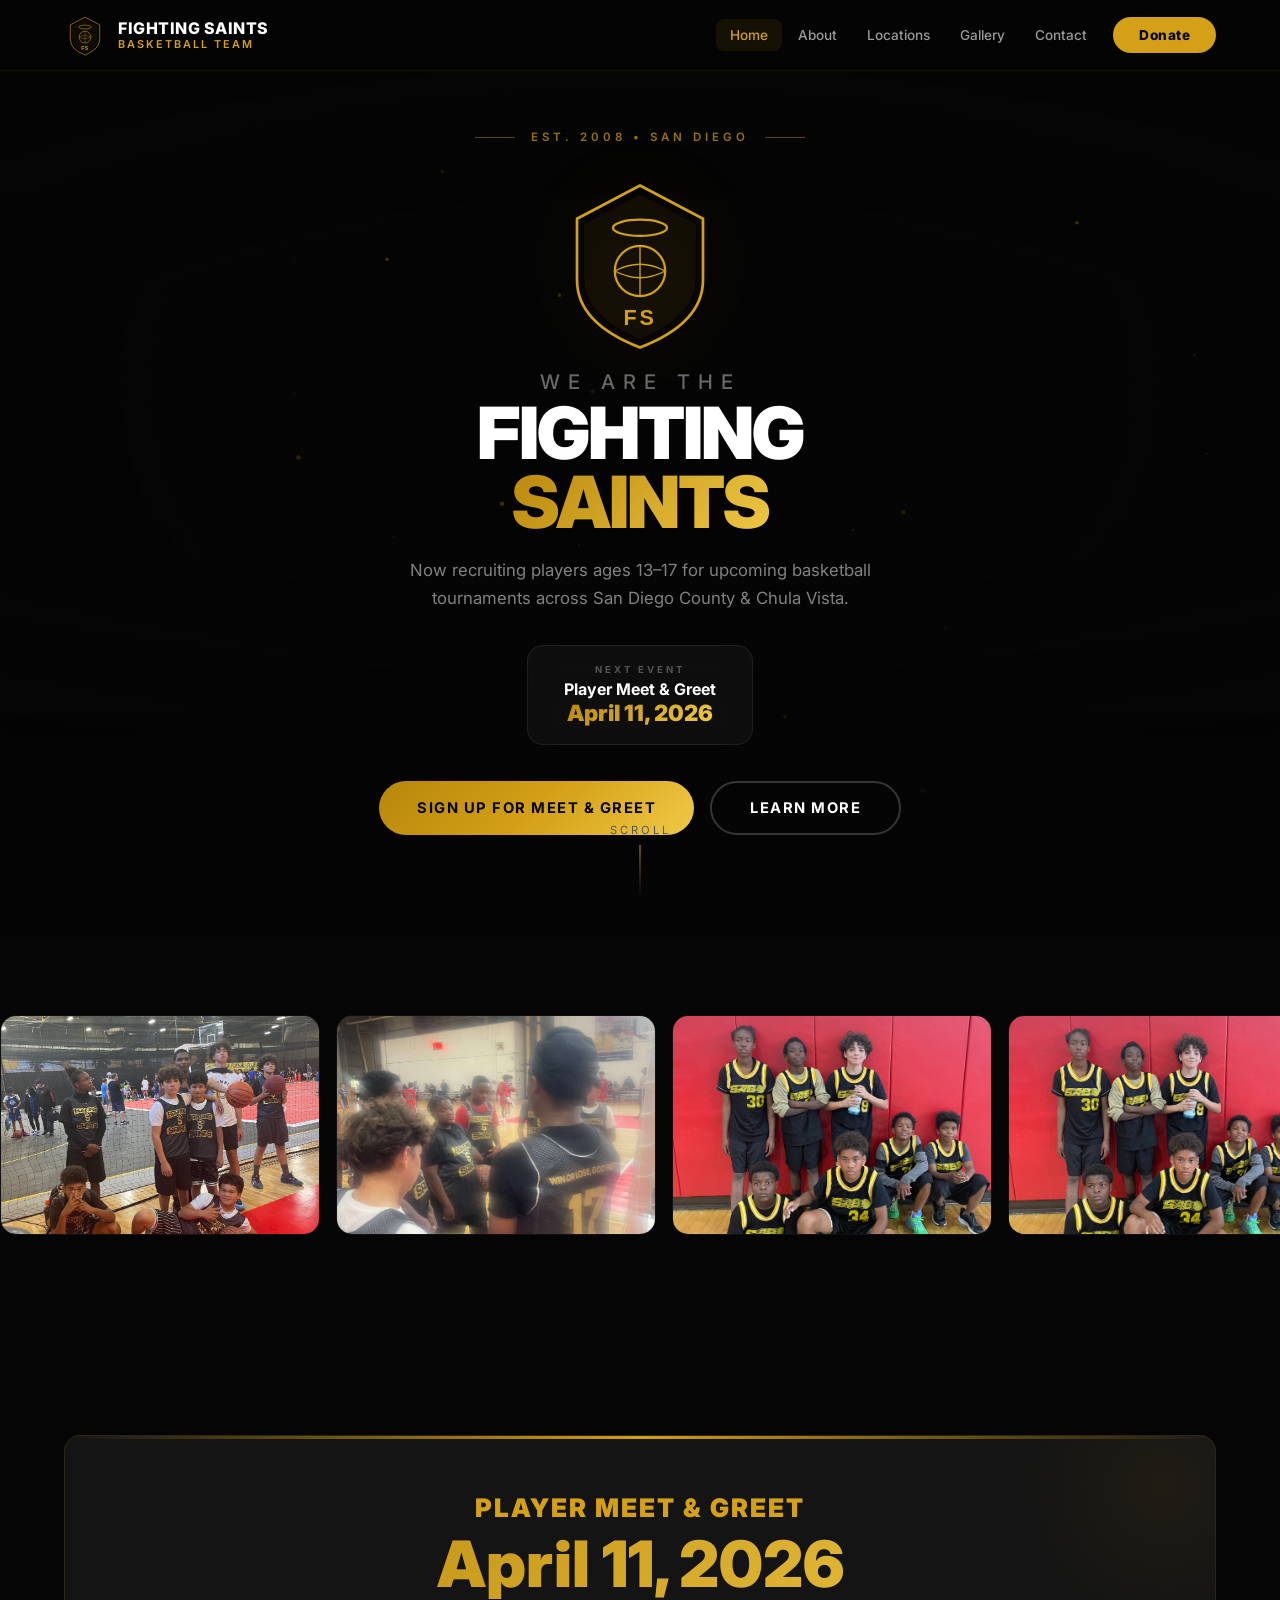
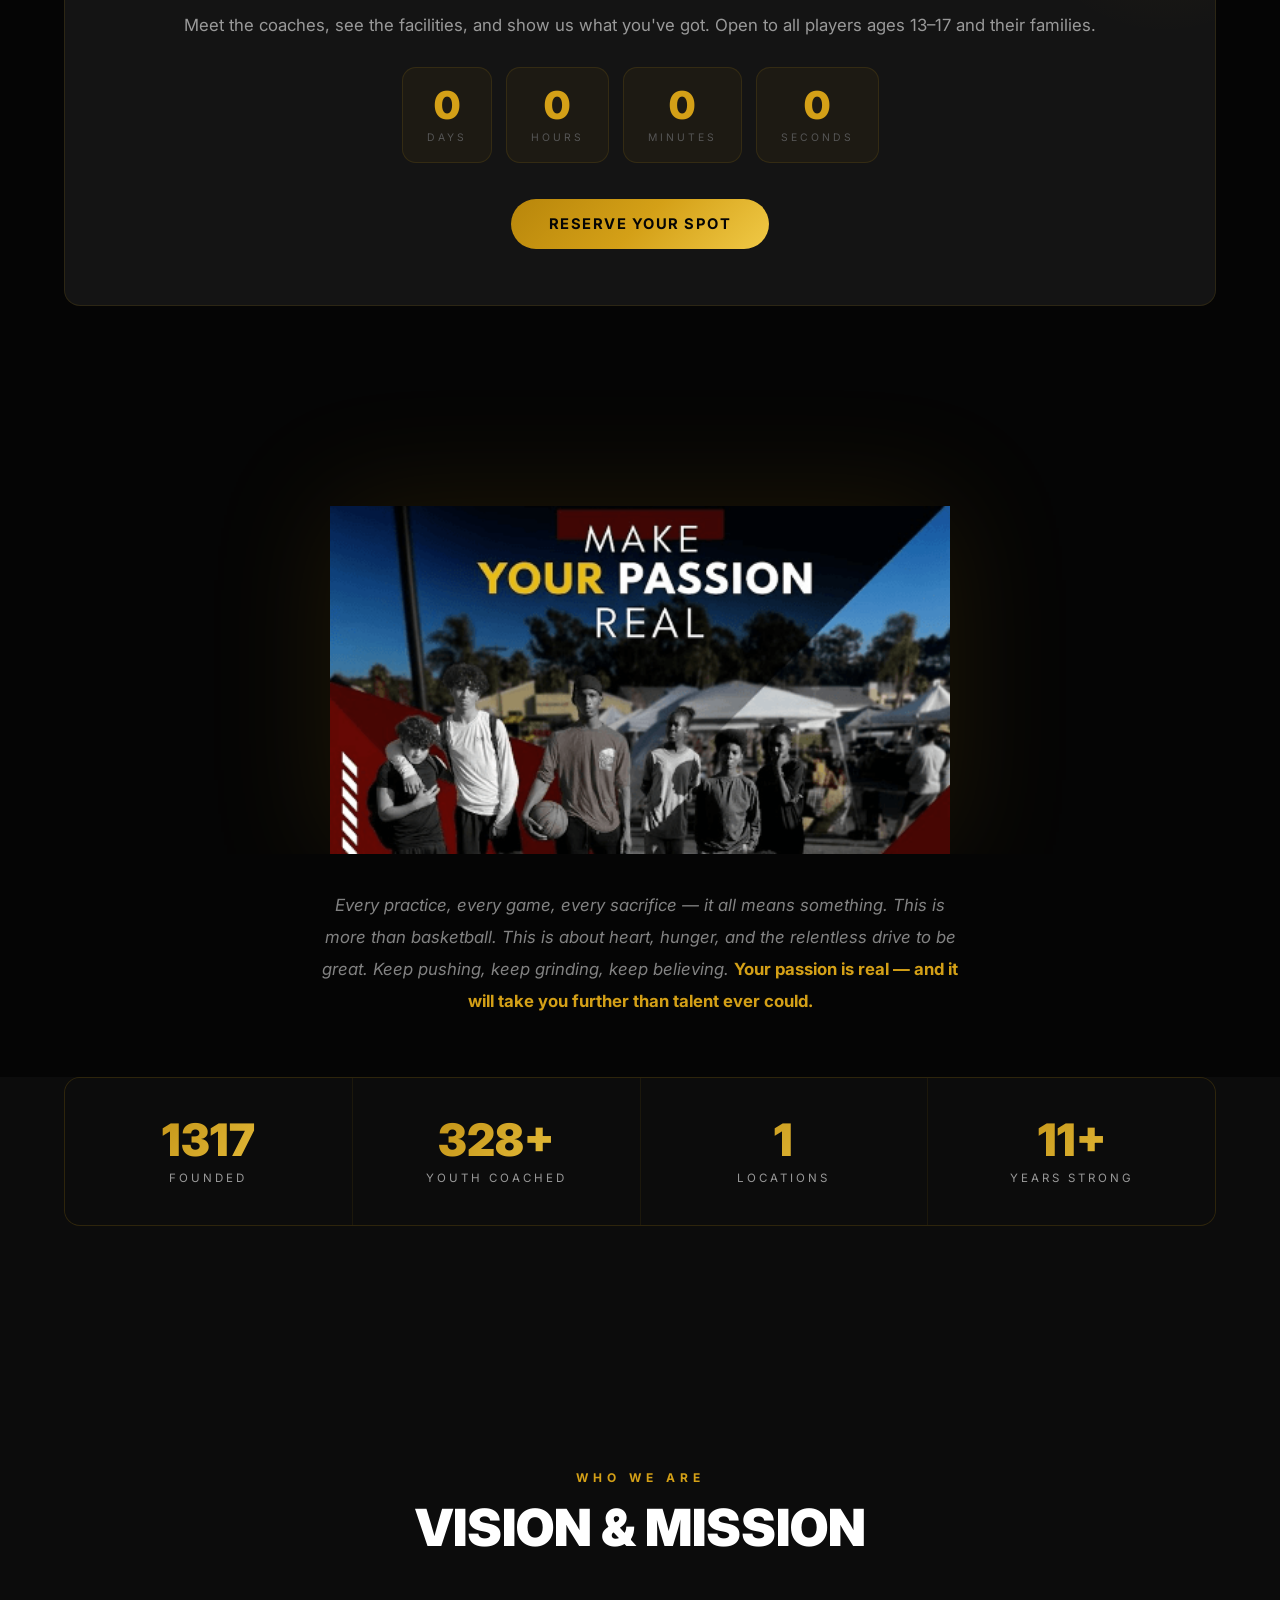
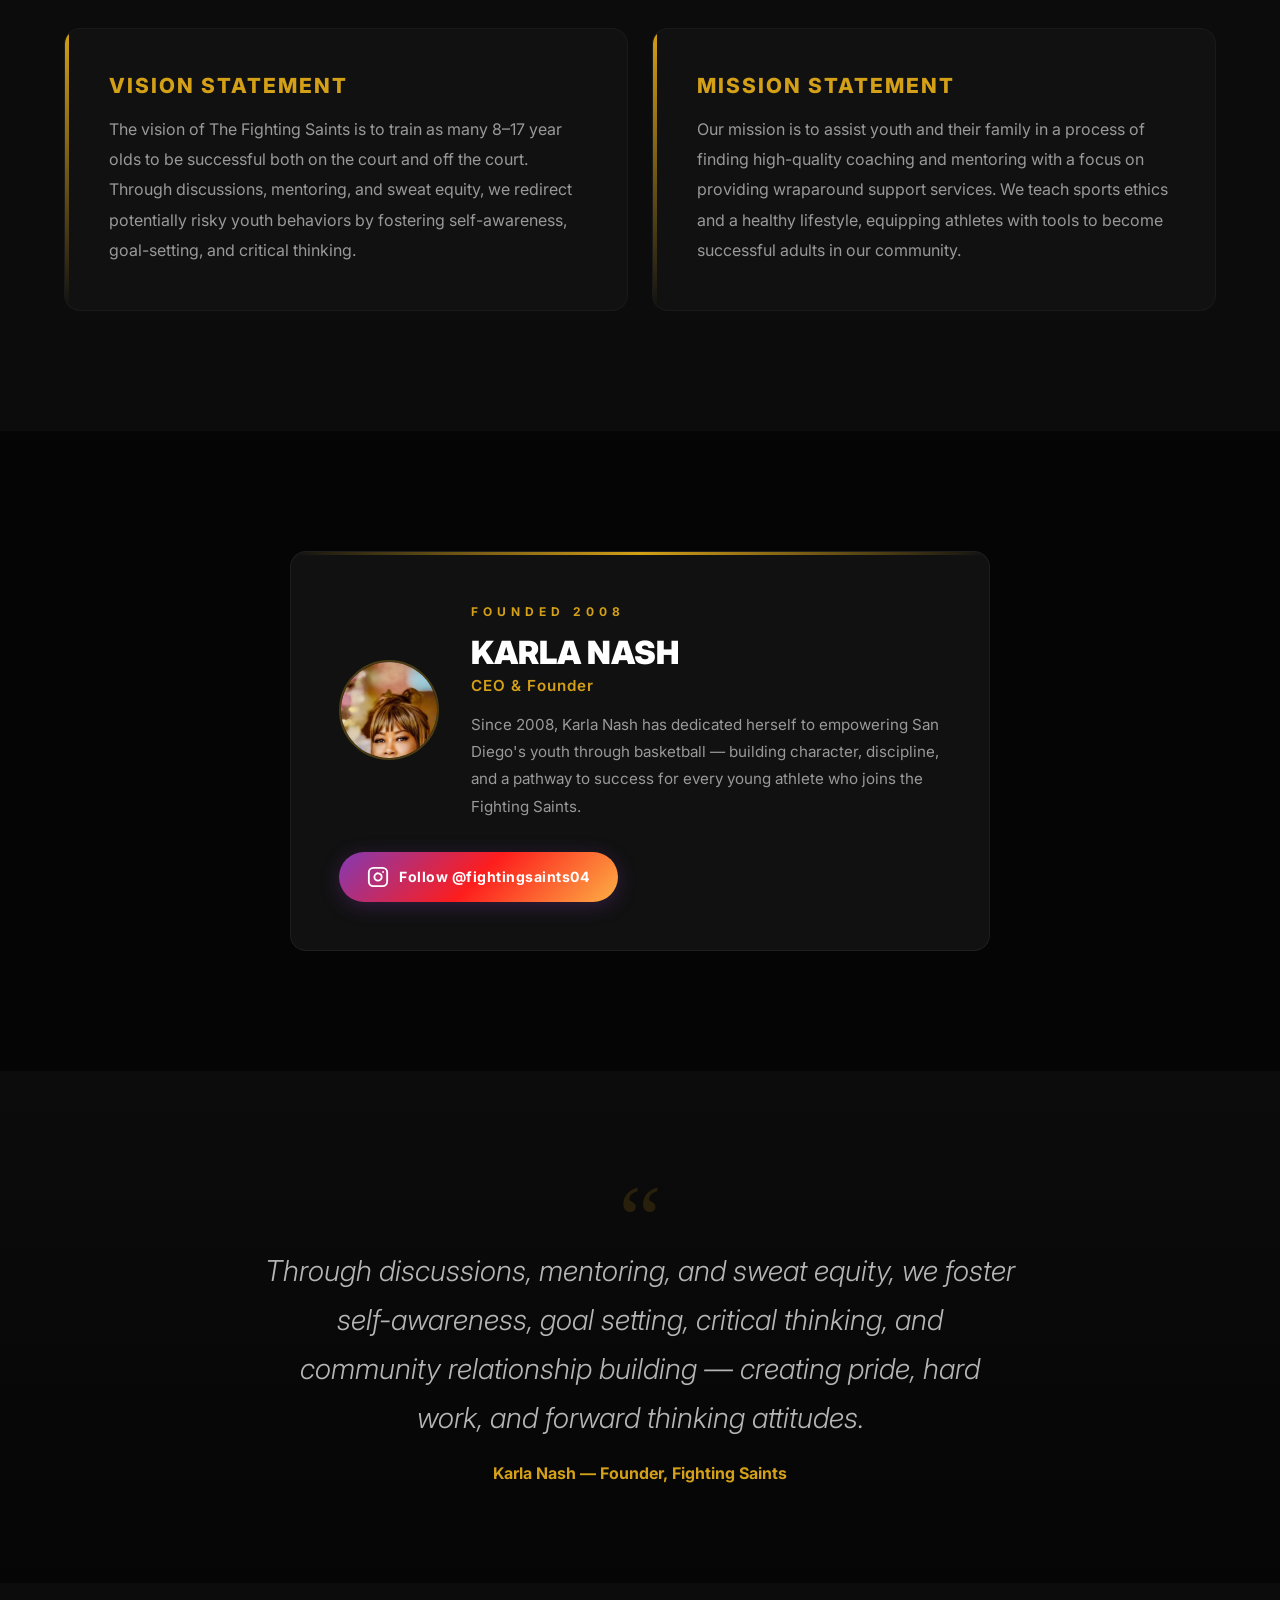
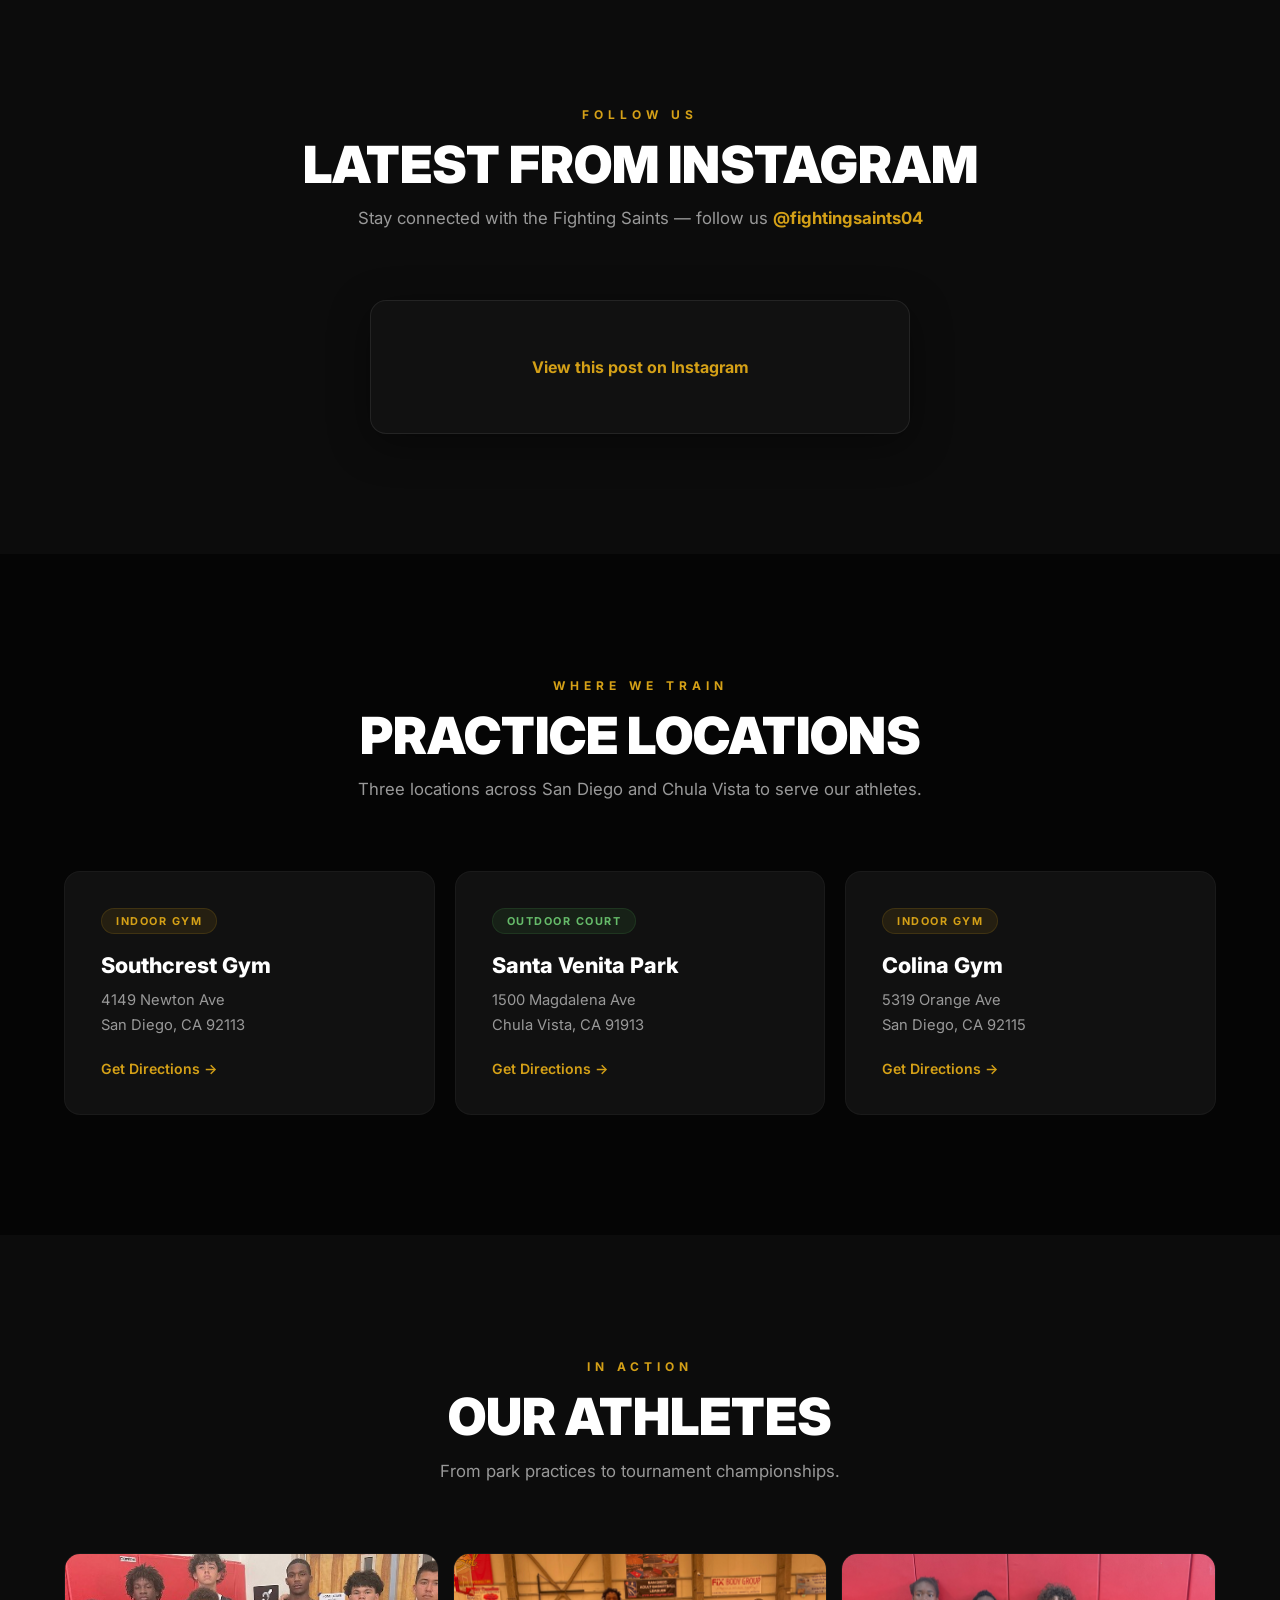
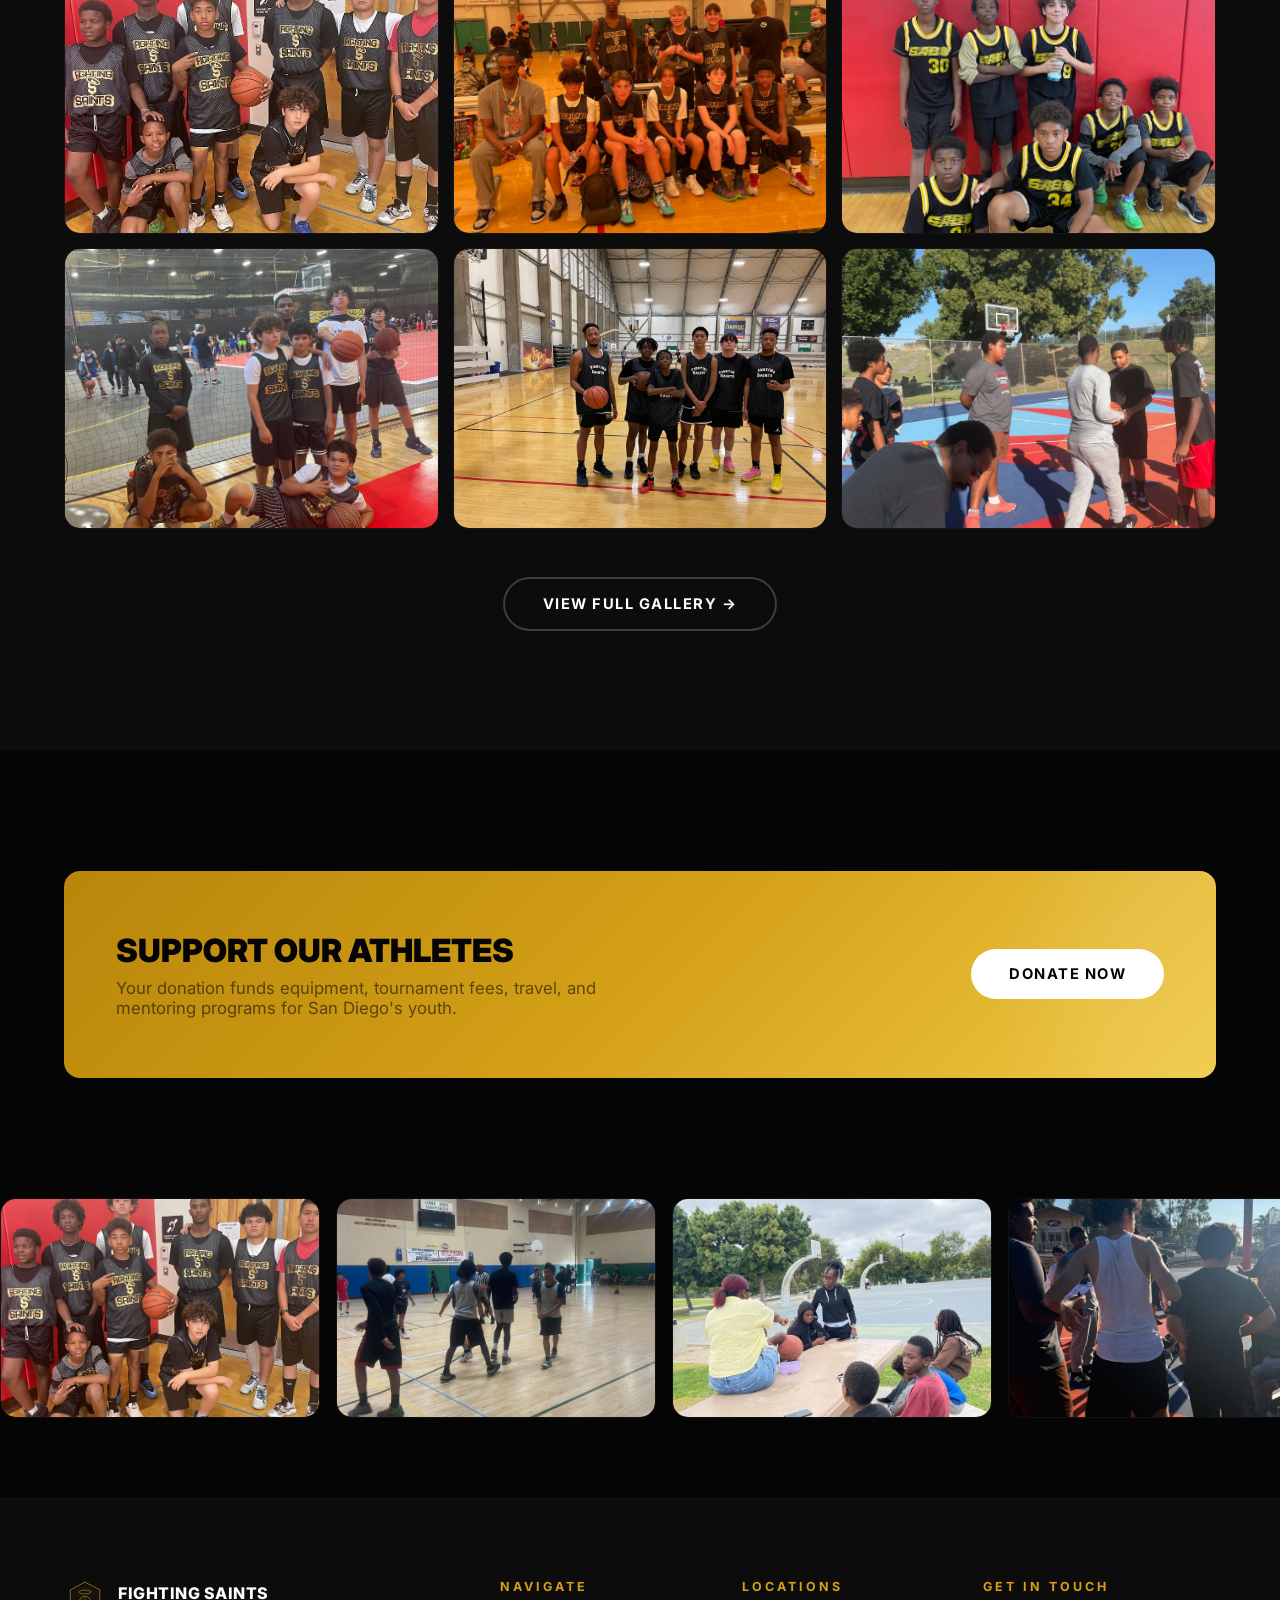
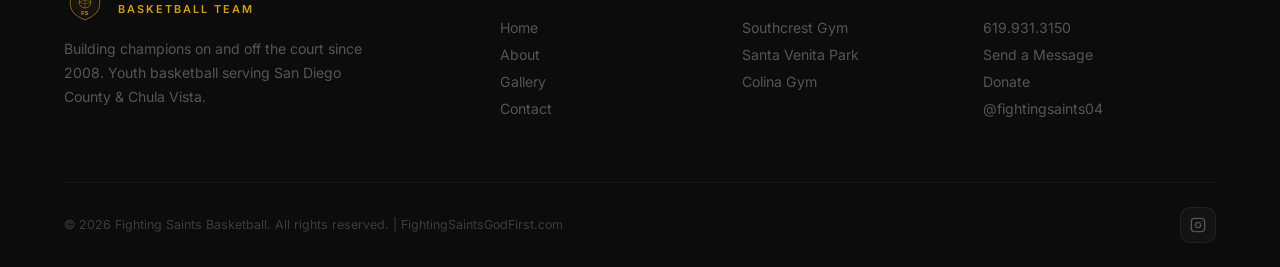
<file: index.html>
<!DOCTYPE html>
<html lang="en">
<head>
  <meta charset="UTF-8">
  <meta name="viewport" content="width=device-width, initial-scale=1.0">
  <title>Fighting Saints Basketball | Recruiting Now - San Diego</title>
  <meta name="description" content="Fighting Saints Basketball Team - Now recruiting players ages 13-17 for upcoming tournaments in San Diego County & Chula Vista. Meet & Greet April 11.">
  <link rel="preconnect" href="https://fonts.googleapis.com">
  <link rel="preconnect" href="https://fonts.gstatic.com" crossorigin>
  <link href="https://fonts.googleapis.com/css2?family=Inter:wght@400;500;600;700;800;900&display=swap" rel="stylesheet">
  <link rel="stylesheet" href="css/styles.css">
  <link rel="icon" href="images/logo-nav.svg" type="image/svg+xml">
  <link rel="preload" as="video" href="images/videos/video-1.mp4">
</head>
<body>

  <canvas id="particles"></canvas>

  <!-- HEADER -->
  <header class="header">
    <nav class="nav">
      <a href="index.html" class="logo">
        <img src="images/logo-nav.svg" alt="Fighting Saints" class="logo-img">
        <div class="logo-text">Fighting Saints<span>Basketball Team</span></div>
      </a>
      <div class="nav-links">
        <a href="index.html" class="active">Home</a>
        <a href="#about">About</a>
        <a href="#locations">Locations</a>
        <a href="gallery.html">Gallery</a>
        <a href="contact.html">Contact</a>
        <a href="donate.html" class="btn-donate">Donate</a>
      </div>
      <button class="menu-toggle" aria-label="Menu"><span></span><span></span><span></span></button>
    </nav>
  </header>

  <!-- ========== HERO WITH VIDEO ========== -->
  <section class="hero">
    <div class="hero-video-wrap">
      <video class="hero-video" autoplay muted loop playsinline preload="auto">
        <source src="images/videos/video-1.mp4" type="video/mp4">
      </video>
      <div class="hero-video-overlay"></div>
    </div>

    <div class="hero-content">
      <div class="hero-top-line">
        <span class="hero-line"></span>
        <span class="hero-est">Est. 2008 &bull; San Diego</span>
        <span class="hero-line"></span>
      </div>

      <img src="images/logo-nav.svg" alt="Fighting Saints" class="hero-logo">

      <h1><span class="hero-h1-sub">We Are The</span>Fighting<br><span class="hero-saints">Saints</span></h1>

      <p class="hero-sub">Now recruiting players ages 13&ndash;17 for upcoming basketball tournaments across San Diego County &amp; Chula Vista.</p>

      <div class="hero-event">
        <div class="hero-event-label">Next Event</div>
        <div class="hero-event-name">Player Meet &amp; Greet</div>
        <div class="hero-event-date">April 11, 2026</div>
      </div>

      <div class="hero-buttons">
        <a href="contact.html" class="btn btn-gold">Sign Up for Meet &amp; Greet</a>
        <a href="#about" class="btn btn-outline">Learn More</a>
      </div>
    </div>

    <div class="scroll-indicator">
      <span>Scroll</span>
      <div class="scroll-line"></div>
    </div>
  </section>

  <!-- ========== PHOTO MARQUEE ========== -->
  <div class="marquee-section">
    <div class="marquee-track">
      <div class="marquee-item"><img loading="lazy" src="images/new/team-black-gold-1.jpeg" alt="Black & Gold Team"></div>
      <div class="marquee-item"><img loading="lazy" src="images/new/saints-huddle.jpeg" alt="Saints Huddle"></div>
      <div class="marquee-item"><img loading="lazy" src="images/new/team-black-gold-5.jpeg" alt="Team Jerseys"></div>
      <div class="marquee-item"><img loading="lazy" src="images/new/saints-numbered.jpeg" alt="Saints Numbered Jerseys"></div>
      <div class="marquee-item"><img loading="lazy" src="images/new/team-black-gold-2.jpeg" alt="Team"></div>
      <div class="marquee-item"><img loading="lazy" src="images/new/saints-bench.jpeg" alt="Saints on Bench"></div>
      <div class="marquee-item"><img loading="lazy" src="images/new/team-black-gold-3.jpeg" alt="Team"></div>
      <div class="marquee-item"><img loading="lazy" src="images/new/saints-mixed-jerseys.jpeg" alt="Saints Team"></div>
      <div class="marquee-item"><img loading="lazy" src="images/new/team-black-gold-4.jpeg" alt="Team Photo"></div>
      <div class="marquee-item"><img loading="lazy" src="images/new/tournament-2.jpeg" alt="Tournament"></div>
      <div class="marquee-item"><img loading="lazy" src="images/new/team-gym.jpeg" alt="Team in Gym"></div>
      <div class="marquee-item"><img loading="lazy" src="images/new/player-portrait.jpeg" alt="Player"></div>
      <div class="marquee-item"><img loading="lazy" src="images/new/tournament-action.jpeg" alt="Tournament Action"></div>
      <div class="marquee-item"><img loading="lazy" src="images/new/team-white-gold.jpeg" alt="Team"></div>
      <div class="marquee-item"><img loading="lazy" src="images/new/tournament-1.jpeg" alt="Tournament"></div>
      <div class="marquee-item"><img loading="lazy" src="images/new/park-huddle.jpeg" alt="Park Huddle"></div>
      <div class="marquee-item"><img loading="lazy" src="images/new/team-black-gold-1.jpeg" alt="Black & Gold Team"></div>
      <div class="marquee-item"><img loading="lazy" src="images/new/saints-huddle.jpeg" alt="Saints Huddle"></div>
      <div class="marquee-item"><img loading="lazy" src="images/new/team-black-gold-5.jpeg" alt="Team Jerseys"></div>
      <div class="marquee-item"><img loading="lazy" src="images/new/saints-numbered.jpeg" alt="Saints Numbered Jerseys"></div>
      <div class="marquee-item"><img loading="lazy" src="images/new/team-black-gold-2.jpeg" alt="Team"></div>
      <div class="marquee-item"><img loading="lazy" src="images/new/saints-bench.jpeg" alt="Saints on Bench"></div>
      <div class="marquee-item"><img loading="lazy" src="images/new/team-black-gold-3.jpeg" alt="Team"></div>
      <div class="marquee-item"><img loading="lazy" src="images/new/saints-mixed-jerseys.jpeg" alt="Saints Team"></div>
      <div class="marquee-item"><img loading="lazy" src="images/new/team-black-gold-4.jpeg" alt="Team Photo"></div>
      <div class="marquee-item"><img loading="lazy" src="images/new/tournament-2.jpeg" alt="Tournament"></div>
      <div class="marquee-item"><img loading="lazy" src="images/new/team-gym.jpeg" alt="Team in Gym"></div>
      <div class="marquee-item"><img loading="lazy" src="images/new/player-portrait.jpeg" alt="Player"></div>
      <div class="marquee-item"><img loading="lazy" src="images/new/tournament-action.jpeg" alt="Tournament Action"></div>
      <div class="marquee-item"><img loading="lazy" src="images/new/team-white-gold.jpeg" alt="Team"></div>
      <div class="marquee-item"><img loading="lazy" src="images/new/tournament-1.jpeg" alt="Tournament"></div>
      <div class="marquee-item"><img loading="lazy" src="images/new/park-huddle.jpeg" alt="Park Huddle"></div>
    </div>
  </div>

  <!-- ========== COUNTDOWN ========== -->
  <section class="section">
    <div class="container">
      <div class="meet-greet reveal-scale">
        <h3>Player Meet &amp; Greet</h3>
        <div class="date-big">April 11, 2026</div>
        <p class="details">Meet the coaches, see the facilities, and show us what you've got. Open to all players ages 13&ndash;17 and their families.</p>
        <div class="countdown">
          <div class="countdown-item"><div class="number">--</div><div class="unit">Days</div></div>
          <div class="countdown-item"><div class="number">--</div><div class="unit">Hours</div></div>
          <div class="countdown-item"><div class="number">--</div><div class="unit">Minutes</div></div>
          <div class="countdown-item"><div class="number">--</div><div class="unit">Seconds</div></div>
        </div>
        <a href="contact.html" class="btn btn-gold">Reserve Your Spot</a>
      </div>
    </div>
  </section>

  <!-- ========== YOUR PASSION IS REAL ========== -->
  <section class="passion-banner-section">
    <div class="passion-clean reveal">
      <img src="images/new/passion-banner.png" alt="Make Your Passion Real" class="passion-solo-img">
    </div>
    <div class="passion-text reveal">
      <div class="container">
        <p class="passion-quote">Every practice, every game, every sacrifice &mdash; it all means something. This is more than basketball. This is about heart, hunger, and the relentless drive to be great. Keep pushing, keep grinding, keep believing. <strong>Your passion is real &mdash; and it will take you further than talent ever could.</strong></p>
      </div>
    </div>
  </section>

  <!-- ========== STATS ========== -->
  <section class="section section-dark" style="padding-top:0;">
    <div class="container">
      <div class="stats-bar reveal">
        <div class="stat-item">
          <div class="stat-number" data-count="2008">0</div>
          <div class="stat-label">Founded</div>
        </div>
        <div class="stat-item">
          <div class="stat-number" data-count="500" data-suffix="+">0</div>
          <div class="stat-label">Youth Coached</div>
        </div>
        <div class="stat-item">
          <div class="stat-number" data-count="3">0</div>
          <div class="stat-label">Locations</div>
        </div>
        <div class="stat-item">
          <div class="stat-number" data-count="17" data-suffix="+">0</div>
          <div class="stat-label">Years Strong</div>
        </div>
      </div>
    </div>
  </section>

  <!-- ========== VISION & MISSION ========== -->
  <section class="section section-dark" id="about">
    <div class="container">
      <div class="section-header reveal">
        <div class="section-label">Who We Are</div>
        <h2>Vision &amp; Mission</h2>
      </div>
      <div class="vm-grid">
        <div class="vm-card reveal-left">
          <h3>Vision Statement</h3>
          <p>The vision of The Fighting Saints is to train as many 8&ndash;17 year olds to be successful both on the court and off the court. Through discussions, mentoring, and sweat equity, we redirect potentially risky youth behaviors by fostering self-awareness, goal-setting, and critical thinking.</p>
        </div>
        <div class="vm-card reveal-right">
          <h3>Mission Statement</h3>
          <p>Our mission is to assist youth and their family in a process of finding high-quality coaching and mentoring with a focus on providing wraparound support services. We teach sports ethics and a healthy lifestyle, equipping athletes with tools to become successful adults in our community.</p>
        </div>
      </div>
    </div>
  </section>

  <!-- ========== FOUNDER CARD ========== -->
  <section class="section">
    <div class="container">
      <div class="founder-card reveal">
        <div class="founder-card-inner">
          <div class="founder-card-photo">
            <img src="images/new/ceo-karla.jpeg" alt="Karla Nash - CEO & Founder">
          </div>
          <div class="founder-card-text">
            <div class="section-label">Founded 2008</div>
            <h2>Karla Nash</h2>
            <div class="founder-title">CEO &amp; Founder</div>
            <p>Since 2008, Karla Nash has dedicated herself to empowering San Diego's youth through basketball &mdash; building character, discipline, and a pathway to success for every young athlete who joins the Fighting Saints.</p>
          </div>
          <a href="https://www.instagram.com/fightingsaints04" target="_blank" rel="noopener" class="founder-ig-btn">
            <svg width="22" height="22" viewBox="0 0 24 24" fill="none" stroke="currentColor" stroke-width="2" stroke-linecap="round" stroke-linejoin="round"><rect x="2" y="2" width="20" height="20" rx="5"/><path d="M16 11.37A4 4 0 1 1 12.63 8 4 4 0 0 1 16 11.37z"/><line x1="17.5" y1="6.5" x2="17.51" y2="6.5"/></svg>
            Follow @fightingsaints04
          </a>
        </div>
      </div>
    </div>
  </section>

  <!-- ========== QUOTE ========== -->
  <section class="quote-section">
    <div class="container reveal">
      <div class="quote-mark">&ldquo;</div>
      <p class="quote-text">Through discussions, mentoring, and sweat equity, we foster self-awareness, goal setting, critical thinking, and community relationship building &mdash; creating pride, hard work, and forward thinking attitudes.</p>
      <div class="quote-author">Karla Nash &mdash; Founder, Fighting Saints</div>
    </div>
  </section>

  <!-- ========== INSTAGRAM ========== -->
  <section class="section section-dark" id="social">
    <div class="container">
      <div class="section-header reveal">
        <div class="section-label">Follow Us</div>
        <h2>Latest from Instagram</h2>
        <p>Stay connected with the Fighting Saints &mdash; follow us <a href="https://www.instagram.com/fightingsaints04" target="_blank" rel="noopener" style="color:var(--gold);font-weight:700;">@fightingsaints04</a></p>
      </div>
      <div style="display:flex; justify-content:center;" class="reveal">
        <blockquote class="instagram-media" data-instgrm-permalink="https://www.instagram.com/p/DKMSERIoKYa/?utm_source=ig_embed" data-instgrm-version="14" style="background:#111; border:1px solid rgba(255,255,255,0.08); border-radius:16px; max-width:540px; width:100%; min-width:326px; padding:0;">
          <div style="padding:16px;">
            <a href="https://www.instagram.com/p/DKMSERIoKYa/" style="color:var(--gold); text-align:center; display:block; font-weight:700; padding:40px 0;" target="_blank" rel="noopener">View this post on Instagram</a>
          </div>
        </blockquote>
        <script async src="//www.instagram.com/embed.js"></script>
      </div>
    </div>
  </section>

  <!-- ========== PRACTICE LOCATIONS ========== -->
  <section class="section" id="locations">
    <div class="container">
      <div class="section-header reveal">
        <div class="section-label">Where We Train</div>
        <h2>Practice Locations</h2>
        <p>Three locations across San Diego and Chula Vista to serve our athletes.</p>
      </div>
      <div class="locations-grid stagger">
        <div class="location-card reveal" style="--i:0">
          <div class="location-badge badge-indoor">Indoor Gym</div>
          <h3>Southcrest Gym</h3>
          <p class="address">4149 Newton Ave<br>San Diego, CA 92113</p>
          <a href="https://www.google.com/maps/search/?api=1&query=4149+Newton+Ave+San+Diego+CA+92113" target="_blank" rel="noopener" class="map-link">Get Directions &rarr;</a>
        </div>
        <div class="location-card reveal" style="--i:1">
          <div class="location-badge badge-outdoor">Outdoor Court</div>
          <h3>Santa Venita Park</h3>
          <p class="address">1500 Magdalena Ave<br>Chula Vista, CA 91913</p>
          <a href="https://www.google.com/maps/search/?api=1&query=1500+Magdalena+Ave+Chula+Vista+CA+91913" target="_blank" rel="noopener" class="map-link">Get Directions &rarr;</a>
        </div>
        <div class="location-card reveal" style="--i:2">
          <div class="location-badge badge-indoor">Indoor Gym</div>
          <h3>Colina Gym</h3>
          <p class="address">5319 Orange Ave<br>San Diego, CA 92115</p>
          <a href="https://www.google.com/maps/search/?api=1&query=5319+Orange+Ave+San+Diego+CA+92115" target="_blank" rel="noopener" class="map-link">Get Directions &rarr;</a>
        </div>
      </div>
    </div>
  </section>

  <!-- ========== GALLERY PREVIEW ========== -->
  <section class="section section-dark">
    <div class="container">
      <div class="section-header reveal">
        <div class="section-label">In Action</div>
        <h2>Our Athletes</h2>
        <p>From park practices to tournament championships.</p>
      </div>
      <div class="gallery-grid">
        <div class="gallery-item reveal"><img loading="lazy" src="images/new/team-black-gold-2.jpeg" alt="Black & Gold Team"><div class="zoom-icon">&#128269;</div></div>
        <div class="gallery-item reveal"><img loading="lazy" src="images/new/tournament-2.jpeg" alt="Tournament"><div class="zoom-icon">&#128269;</div></div>
        <div class="gallery-item reveal"><img loading="lazy" src="images/new/team-black-gold-5.jpeg" alt="Team Jerseys"><div class="zoom-icon">&#128269;</div></div>
        <div class="gallery-item reveal"><img loading="lazy" src="images/new/tournament-action.jpeg" alt="Tournament Action"><div class="zoom-icon">&#128269;</div></div>
        <div class="gallery-item reveal"><img loading="lazy" src="images/new/team-gym.jpeg" alt="Team in Gym"><div class="zoom-icon">&#128269;</div></div>
        <div class="gallery-item reveal"><img loading="lazy" src="images/new/park-practice.jpeg" alt="Park Practice"><div class="zoom-icon">&#128269;</div></div>
      </div>
      <div style="text-align:center; margin-top:48px;">
        <a href="gallery.html" class="btn btn-outline">View Full Gallery &rarr;</a>
      </div>
    </div>
  </section>

  <!-- ========== DONATE CTA ========== -->
  <section class="section">
    <div class="container">
      <div class="cta-banner reveal">
        <div>
          <h3>Support Our Athletes</h3>
          <p>Your donation funds equipment, tournament fees, travel, and mentoring programs for San Diego's youth.</p>
        </div>
        <a href="donate.html" class="btn btn-white">Donate Now</a>
      </div>
    </div>
  </section>

  <!-- ========== SECOND MARQUEE ========== -->
  <div class="marquee-section" style="padding-top:0;">
    <div class="marquee-track marquee-track-reverse">
      <div class="marquee-item"><img loading="lazy" src="images/new/team-black-gold-3.jpeg" alt="Team"></div>
      <div class="marquee-item"><img loading="lazy" src="images/tournament/game-action.jpeg" alt="Game"></div>
      <div class="marquee-item"><img loading="lazy" src="images/new/community-hangout.jpeg" alt="Community"></div>
      <div class="marquee-item"><img loading="lazy" src="images/park/park-practice-1.jpeg" alt="Park"></div>
      <div class="marquee-item"><img loading="lazy" src="images/new/game-action-new.jpeg" alt="Game Action"></div>
      <div class="marquee-item"><img loading="lazy" src="images/picnic/picnic-1.jpeg" alt="Picnic"></div>
      <div class="marquee-item"><img loading="lazy" src="images/new/community-gathering.jpeg" alt="Community"></div>
      <div class="marquee-item"><img loading="lazy" src="images/new/park-practice.jpeg" alt="Park Practice"></div>
      <div class="marquee-item"><img loading="lazy" src="images/new/team-black-gold-4.jpeg" alt="Team"></div>
      <div class="marquee-item"><img loading="lazy" src="images/new/tournament-1.jpeg" alt="Tournament"></div>
      <div class="marquee-item"><img loading="lazy" src="images/new/team-black-gold-5.jpeg" alt="Jerseys"></div>
      <div class="marquee-item"><img loading="lazy" src="images/new/player-portrait.jpeg" alt="Player"></div>
      <div class="marquee-item"><img loading="lazy" src="images/new/team-black-gold-3.jpeg" alt="Team"></div>
      <div class="marquee-item"><img loading="lazy" src="images/tournament/game-action.jpeg" alt="Game"></div>
      <div class="marquee-item"><img loading="lazy" src="images/new/community-hangout.jpeg" alt="Community"></div>
      <div class="marquee-item"><img loading="lazy" src="images/park/park-practice-1.jpeg" alt="Park"></div>
      <div class="marquee-item"><img loading="lazy" src="images/new/game-action-new.jpeg" alt="Game Action"></div>
      <div class="marquee-item"><img loading="lazy" src="images/picnic/picnic-1.jpeg" alt="Picnic"></div>
      <div class="marquee-item"><img loading="lazy" src="images/new/community-gathering.jpeg" alt="Community"></div>
      <div class="marquee-item"><img loading="lazy" src="images/new/park-practice.jpeg" alt="Park Practice"></div>
      <div class="marquee-item"><img loading="lazy" src="images/new/team-black-gold-4.jpeg" alt="Team"></div>
      <div class="marquee-item"><img loading="lazy" src="images/new/tournament-1.jpeg" alt="Tournament"></div>
      <div class="marquee-item"><img loading="lazy" src="images/new/team-black-gold-5.jpeg" alt="Jerseys"></div>
      <div class="marquee-item"><img loading="lazy" src="images/new/player-portrait.jpeg" alt="Player"></div>
    </div>
  </div>

  <!-- ========== FOOTER ========== -->
  <footer class="footer">
    <div class="container">
      <div class="footer-grid">
        <div class="footer-brand">
          <a href="index.html" class="logo">
            <img src="images/logo-nav.svg" alt="Fighting Saints" class="logo-img">
            <div class="logo-text">Fighting Saints<span>Basketball Team</span></div>
          </a>
          <p style="margin-top:16px;">Building champions on and off the court since 2008. Youth basketball serving San Diego County &amp; Chula Vista.</p>
        </div>
        <div class="footer-col">
          <h4>Navigate</h4>
          <a href="index.html">Home</a>
          <a href="#about">About</a>
          <a href="gallery.html">Gallery</a>
          <a href="contact.html">Contact</a>
        </div>
        <div class="footer-col">
          <h4>Locations</h4>
          <a href="#locations">Southcrest Gym</a>
          <a href="#locations">Santa Venita Park</a>
          <a href="#locations">Colina Gym</a>
        </div>
        <div class="footer-col">
          <h4>Get in Touch</h4>
          <a href="tel:6199313150">619.931.3150</a>
          <a href="contact.html">Send a Message</a>
          <a href="donate.html">Donate</a>
          <a href="https://www.instagram.com/fightingsaints04" target="_blank" rel="noopener">@fightingsaints04</a>
        </div>
      </div>
      <div class="footer-bottom">
        <p>&copy; 2026 Fighting Saints Basketball. All rights reserved. | FightingSaintsGodFirst.com</p>
        <div class="social-links">
          <a href="https://www.instagram.com/fightingsaints04" target="_blank" rel="noopener" aria-label="Instagram">
            <svg width="16" height="16" viewBox="0 0 24 24" fill="none" stroke="currentColor" stroke-width="2" stroke-linecap="round" stroke-linejoin="round"><rect x="2" y="2" width="20" height="20" rx="5"/><path d="M16 11.37A4 4 0 1 1 12.63 8 4 4 0 0 1 16 11.37z"/><line x1="17.5" y1="6.5" x2="17.51" y2="6.5"/></svg>
          </a>
        </div>
      </div>
    </div>
  </footer>

  <div class="lightbox"><div class="lightbox-close">&times;</div><div class="lightbox-content"></div></div>
  <script src="js/main.js"></script>
</body>
</html>
</file>
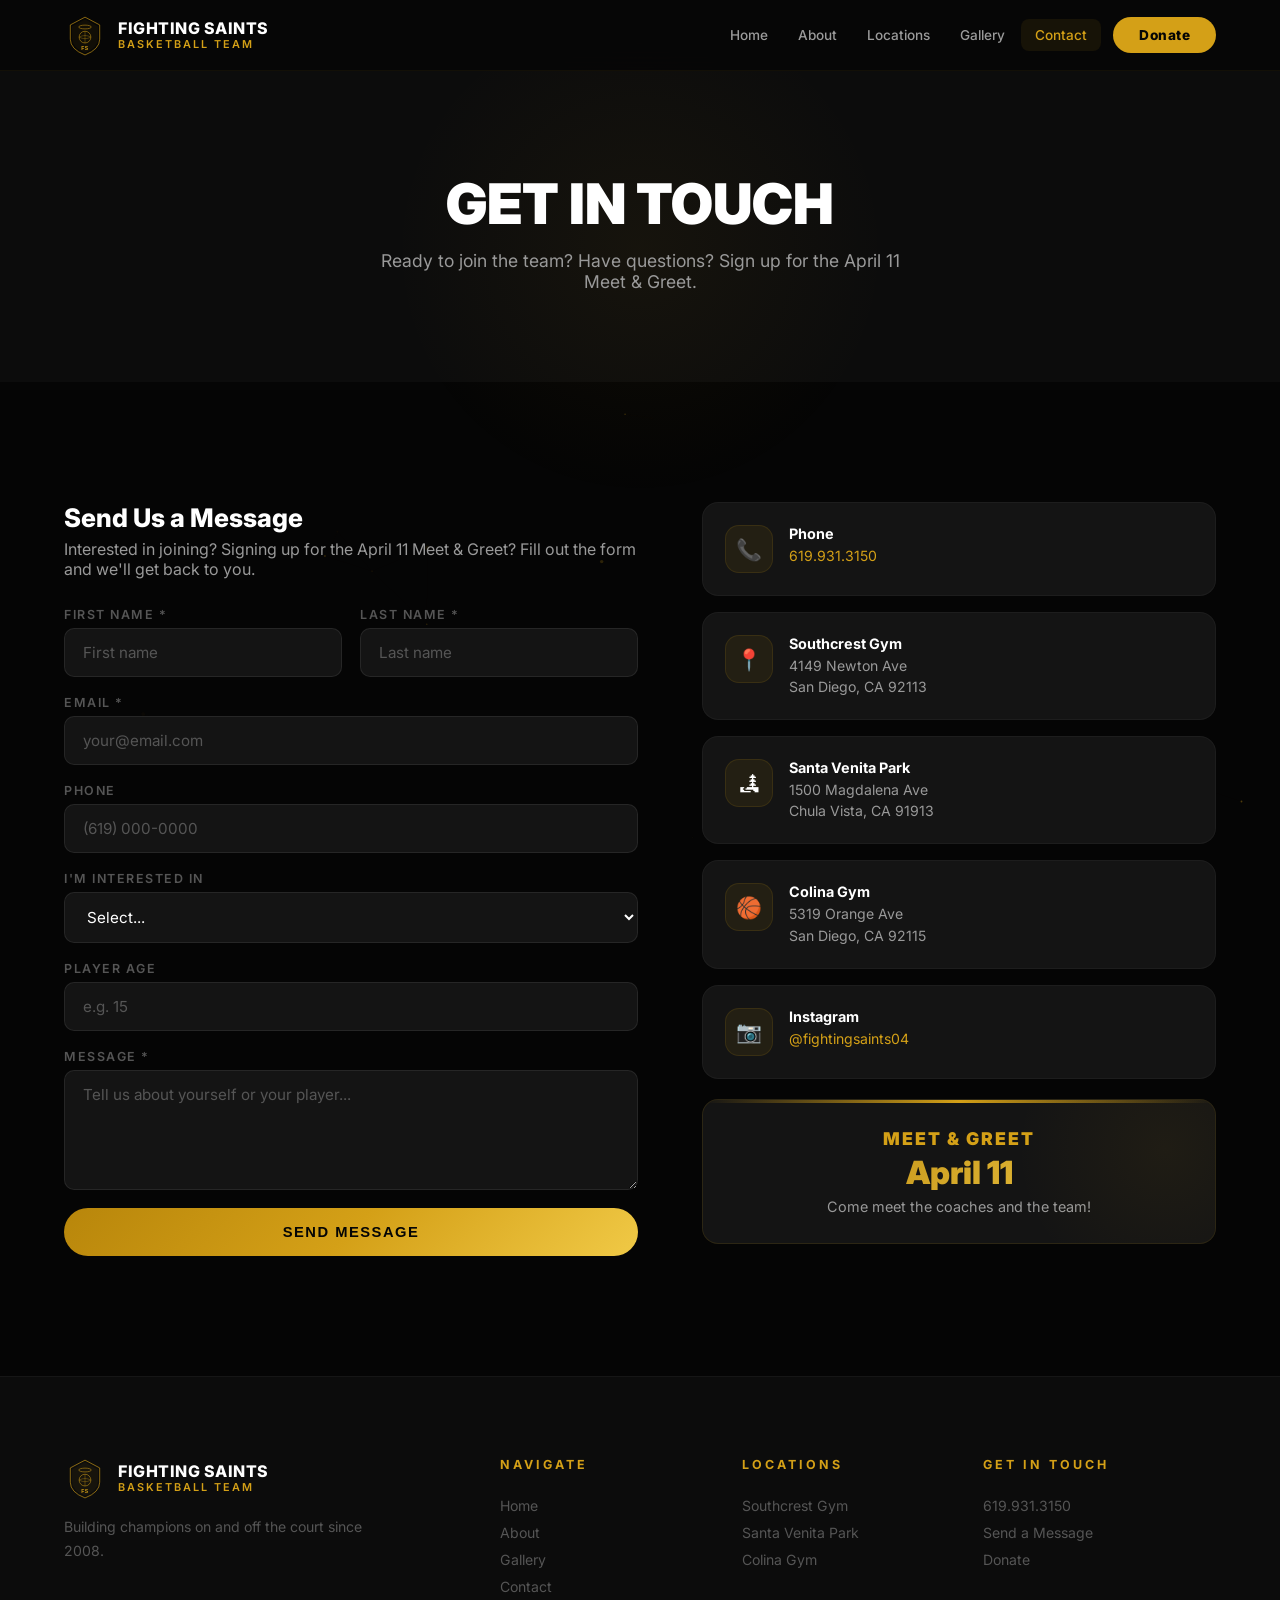
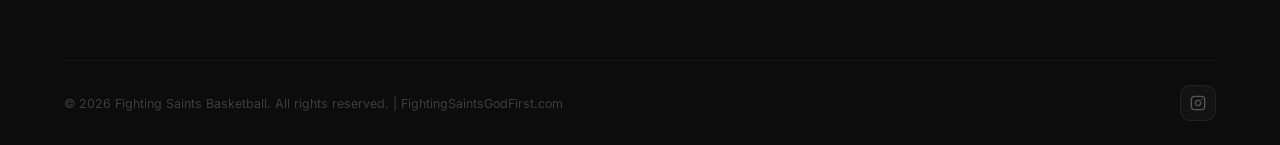
<file: contact.html>
<!DOCTYPE html>
<html lang="en">
<head>
  <meta charset="UTF-8">
  <meta name="viewport" content="width=device-width, initial-scale=1.0">
  <title>Contact | Fighting Saints Basketball</title>
  <link rel="preconnect" href="https://fonts.googleapis.com">
  <link rel="preconnect" href="https://fonts.gstatic.com" crossorigin>
  <link href="https://fonts.googleapis.com/css2?family=Inter:wght@400;500;600;700;800;900&display=swap" rel="stylesheet">
  <link rel="stylesheet" href="css/styles.css">
  <link rel="icon" href="images/logo-nav.svg" type="image/svg+xml">
</head>
<body>
  <canvas id="particles"></canvas>

  <header class="header">
    <nav class="nav">
      <a href="index.html" class="logo">
        <img src="images/logo-nav.svg" alt="Fighting Saints" class="logo-img">
        <div class="logo-text">Fighting Saints<span>Basketball Team</span></div>
      </a>
      <div class="nav-links">
        <a href="index.html">Home</a>
        <a href="index.html#about">About</a>
        <a href="index.html#locations">Locations</a>
        <a href="gallery.html">Gallery</a>
        <a href="contact.html" class="active">Contact</a>
        <a href="donate.html" class="btn-donate">Donate</a>
      </div>
      <button class="menu-toggle" aria-label="Menu"><span></span><span></span><span></span></button>
    </nav>
  </header>

  <section class="page-hero">
    <h1>Get in Touch</h1>
    <p>Ready to join the team? Have questions? Sign up for the April 11 Meet &amp; Greet.</p>
  </section>

  <section class="section">
    <div class="container">
      <div class="contact-grid">
        <div class="reveal-left">
          <h3 style="font-size:1.6rem; font-weight:800; margin-bottom:6px;">Send Us a Message</h3>
          <p style="color:var(--gray); margin-bottom:28px;">Interested in joining? Signing up for the April 11 Meet &amp; Greet? Fill out the form and we'll get back to you.</p>
          <form class="contact-form">
            <div class="form-row">
              <div class="form-group"><label for="firstName">First Name *</label><input type="text" id="firstName" name="firstName" required placeholder="First name"></div>
              <div class="form-group"><label for="lastName">Last Name *</label><input type="text" id="lastName" name="lastName" required placeholder="Last name"></div>
            </div>
            <div class="form-group"><label for="email">Email *</label><input type="email" id="email" name="email" required placeholder="your@email.com"></div>
            <div class="form-group"><label for="phone">Phone</label><input type="tel" id="phone" name="phone" placeholder="(619) 000-0000"></div>
            <div class="form-group">
              <label for="subject">I'm Interested In</label>
              <select id="subject" name="subject">
                <option value="">Select...</option>
                <option value="meetgreet">April 11 Meet &amp; Greet</option>
                <option value="tryout">Player Tryouts</option>
                <option value="volunteer">Volunteering / Coaching</option>
                <option value="donate">Donations</option>
                <option value="other">Other</option>
              </select>
            </div>
            <div class="form-group"><label for="playerAge">Player Age</label><input type="number" id="playerAge" name="playerAge" min="5" max="19" placeholder="e.g. 15"></div>
            <div class="form-group"><label for="message">Message *</label><textarea id="message" name="message" required placeholder="Tell us about yourself or your player..."></textarea></div>
            <button type="submit" class="btn btn-gold" style="width:100%;">Send Message</button>
          </form>
        </div>
        <div class="reveal-right">
          <div class="contact-cards">
            <div class="contact-card"><div class="contact-icon">&#128222;</div><div><h4>Phone</h4><p><a href="tel:6199313150" style="color:var(--gold);">619.931.3150</a></p></div></div>
            <div class="contact-card"><div class="contact-icon">&#128205;</div><div><h4>Southcrest Gym</h4><p>4149 Newton Ave<br>San Diego, CA 92113</p></div></div>
            <div class="contact-card"><div class="contact-icon">&#127966;</div><div><h4>Santa Venita Park</h4><p>1500 Magdalena Ave<br>Chula Vista, CA 91913</p></div></div>
            <div class="contact-card"><div class="contact-icon">&#127936;</div><div><h4>Colina Gym</h4><p>5319 Orange Ave<br>San Diego, CA 92115</p></div></div>
            <div class="contact-card"><div class="contact-icon">&#128247;</div><div><h4>Instagram</h4><p><a href="https://www.instagram.com/fightingsaints04" target="_blank" rel="noopener" style="color:var(--gold);">@fightingsaints04</a></p></div></div>
          </div>
          <div class="meet-greet reveal" style="margin-top:20px; padding:28px;">
            <h3 style="font-size:1.1rem;">Meet &amp; Greet</h3>
            <div class="date-big" style="font-size:2rem;">April 11</div>
            <p class="details" style="margin:8px 0 0; font-size:0.9rem;">Come meet the coaches and the team!</p>
          </div>
        </div>
      </div>
    </div>
  </section>

  <footer class="footer">
    <div class="container">
      <div class="footer-grid">
        <div class="footer-brand">
          <a href="index.html" class="logo"><img src="images/logo-nav.svg" alt="Fighting Saints" class="logo-img"><div class="logo-text">Fighting Saints<span>Basketball Team</span></div></a>
          <p style="margin-top:16px;">Building champions on and off the court since 2008.</p>
        </div>
        <div class="footer-col"><h4>Navigate</h4><a href="index.html">Home</a><a href="index.html#about">About</a><a href="gallery.html">Gallery</a><a href="contact.html">Contact</a></div>
        <div class="footer-col"><h4>Locations</h4><a href="index.html#locations">Southcrest Gym</a><a href="index.html#locations">Santa Venita Park</a><a href="index.html#locations">Colina Gym</a></div>
        <div class="footer-col"><h4>Get in Touch</h4><a href="tel:6199313150">619.931.3150</a><a href="contact.html">Send a Message</a><a href="donate.html">Donate</a></div>
      </div>
      <div class="footer-bottom">
        <p>&copy; 2026 Fighting Saints Basketball. All rights reserved. | FightingSaintsGodFirst.com</p>
        <div class="social-links"><a href="https://www.instagram.com/fightingsaints04" target="_blank" rel="noopener" aria-label="Instagram"><svg width="16" height="16" viewBox="0 0 24 24" fill="none" stroke="currentColor" stroke-width="2" stroke-linecap="round" stroke-linejoin="round"><rect x="2" y="2" width="20" height="20" rx="5"/><path d="M16 11.37A4 4 0 1 1 12.63 8 4 4 0 0 1 16 11.37z"/><line x1="17.5" y1="6.5" x2="17.51" y2="6.5"/></svg></a></div>
      </div>
    </div>
  </footer>

  <div class="lightbox"><div class="lightbox-close">&times;</div><div class="lightbox-content"></div></div>
  <script src="js/main.js"></script>
</body>
</html>
</file>
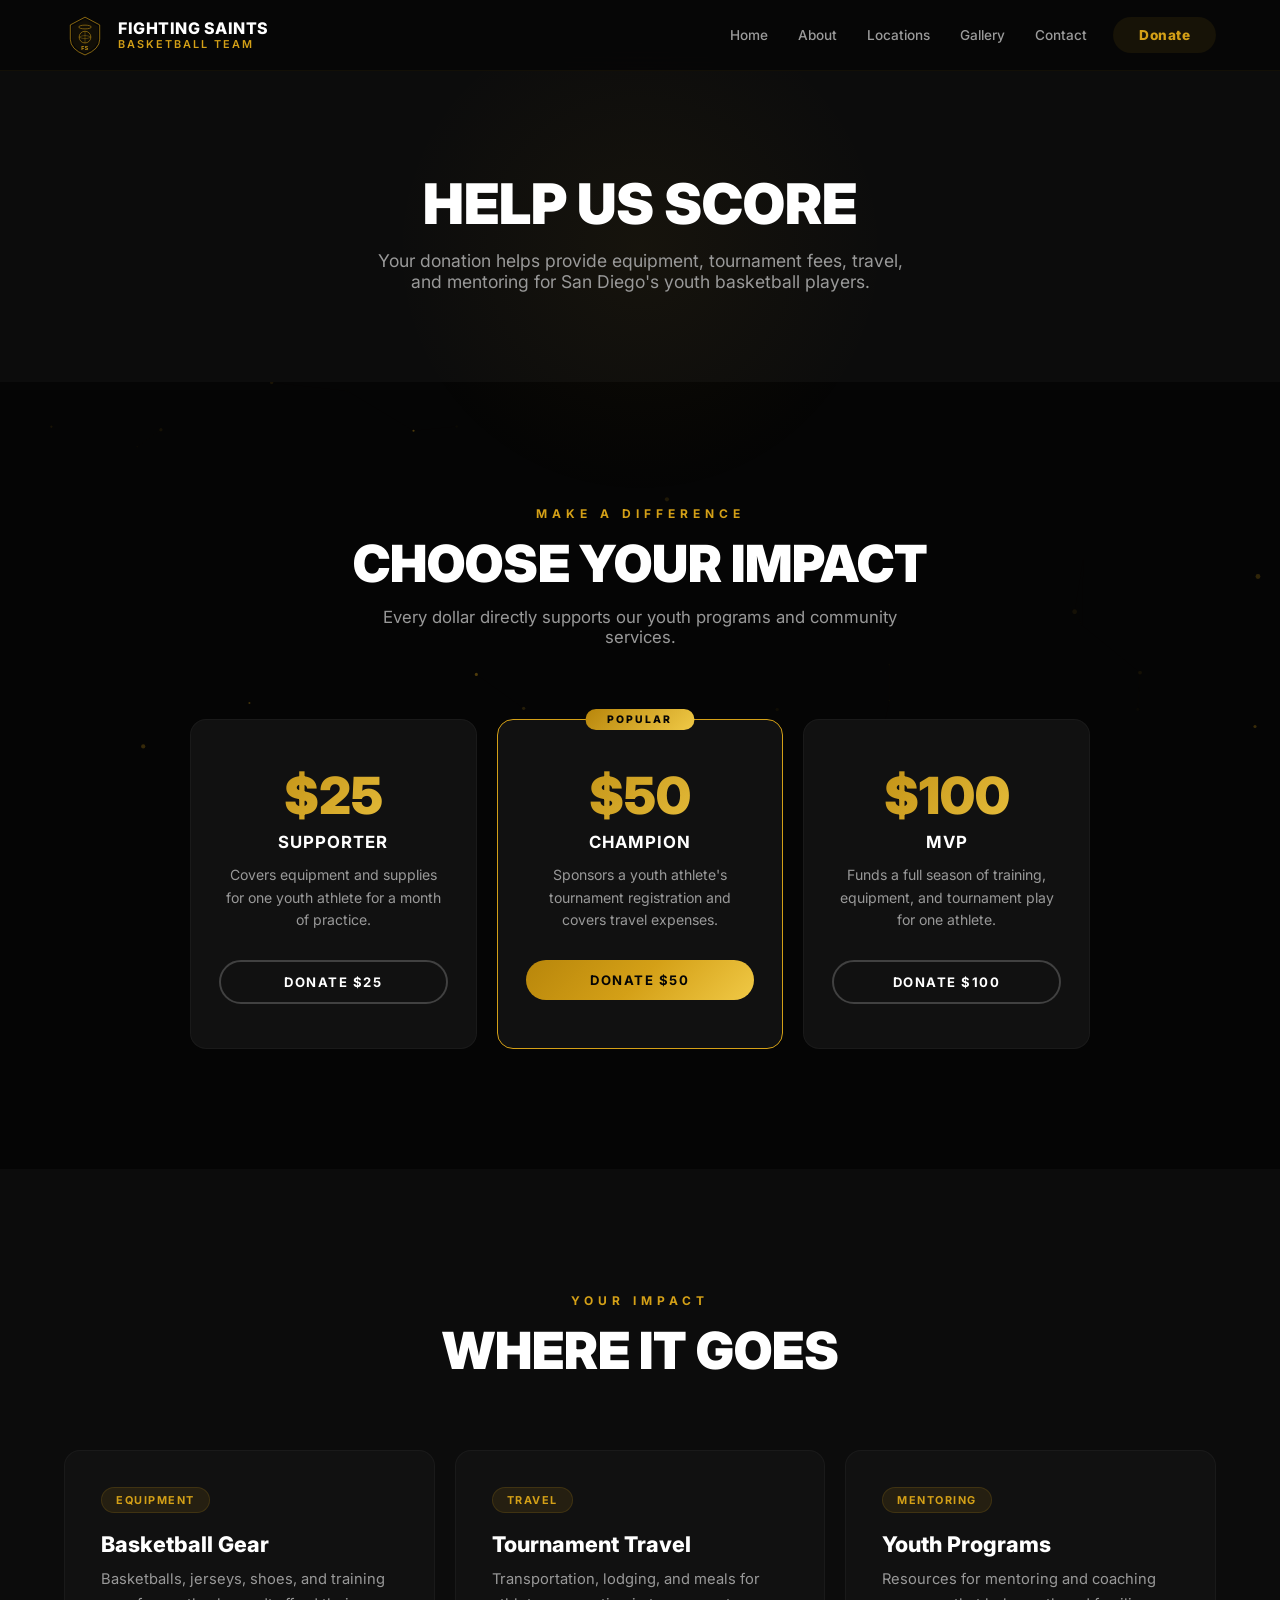
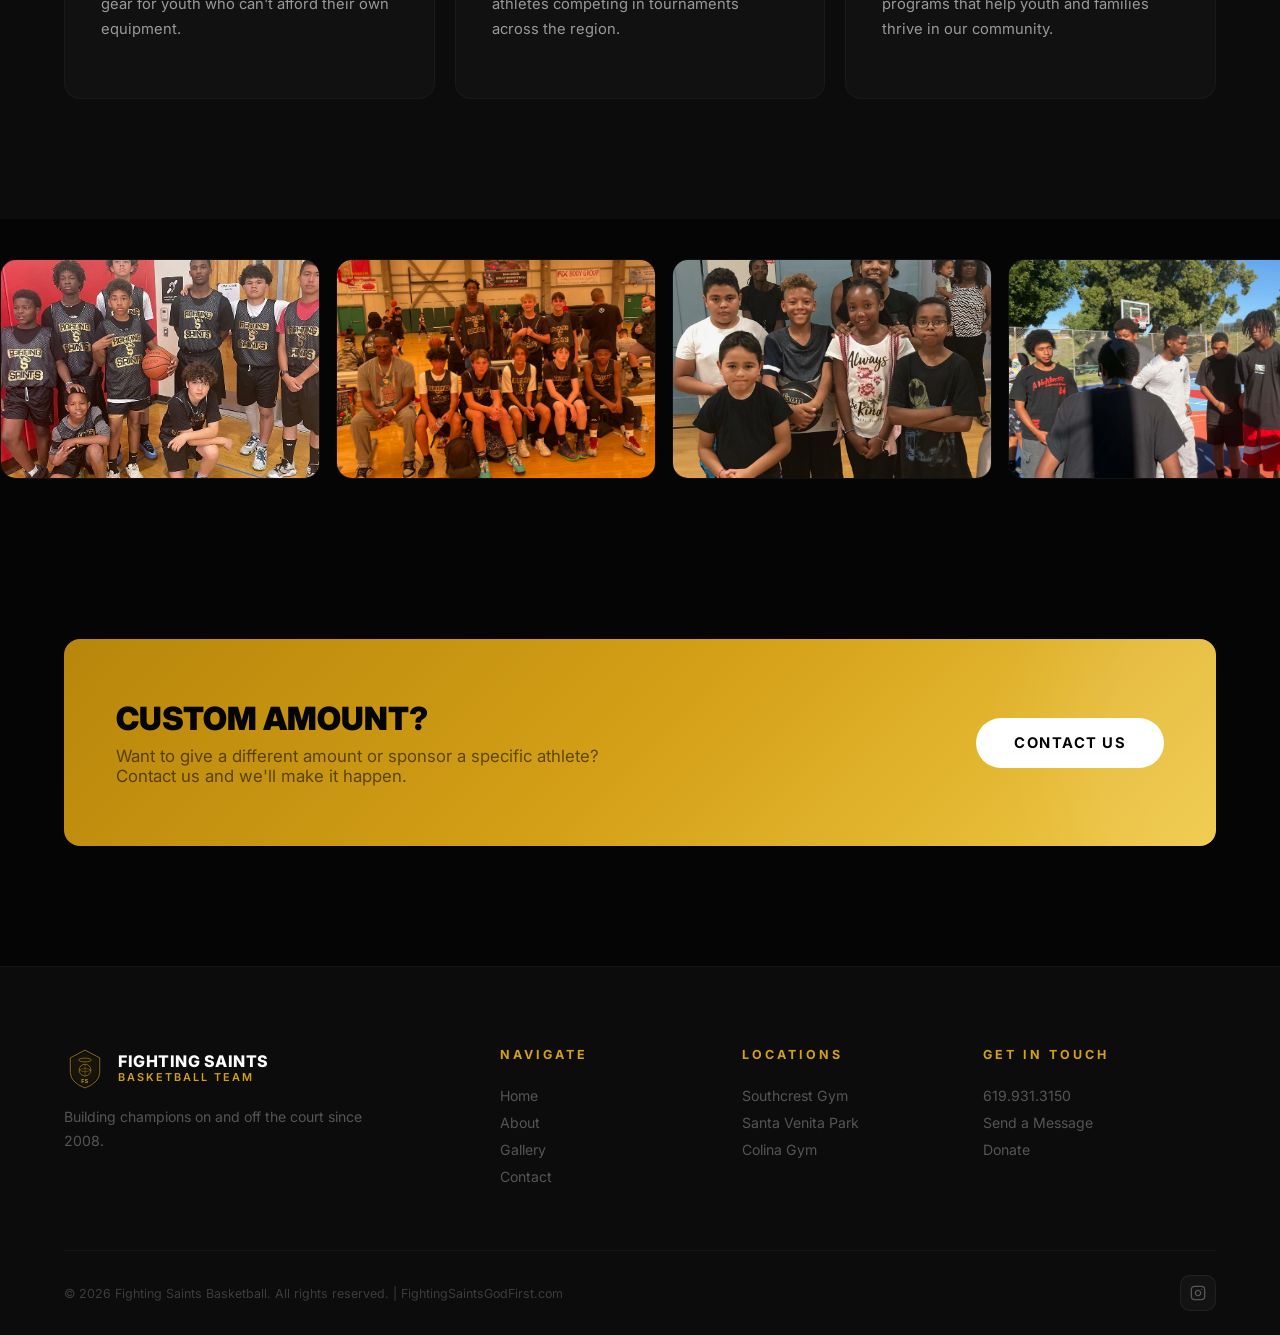
<file: donate.html>
<!DOCTYPE html>
<html lang="en">
<head>
  <meta charset="UTF-8">
  <meta name="viewport" content="width=device-width, initial-scale=1.0">
  <title>Donate | Fighting Saints Basketball</title>
  <link rel="preconnect" href="https://fonts.googleapis.com">
  <link rel="preconnect" href="https://fonts.gstatic.com" crossorigin>
  <link href="https://fonts.googleapis.com/css2?family=Inter:wght@400;500;600;700;800;900&display=swap" rel="stylesheet">
  <link rel="stylesheet" href="css/styles.css">
  <link rel="icon" href="images/logo-nav.svg" type="image/svg+xml">
</head>
<body>
  <canvas id="particles"></canvas>

  <header class="header">
    <nav class="nav">
      <a href="index.html" class="logo">
        <img src="images/logo-nav.svg" alt="Fighting Saints" class="logo-img">
        <div class="logo-text">Fighting Saints<span>Basketball Team</span></div>
      </a>
      <div class="nav-links">
        <a href="index.html">Home</a>
        <a href="index.html#about">About</a>
        <a href="index.html#locations">Locations</a>
        <a href="gallery.html">Gallery</a>
        <a href="contact.html">Contact</a>
        <a href="donate.html" class="btn-donate active">Donate</a>
      </div>
      <button class="menu-toggle" aria-label="Menu"><span></span><span></span><span></span></button>
    </nav>
  </header>

  <section class="page-hero">
    <h1>Help Us Score</h1>
    <p>Your donation helps provide equipment, tournament fees, travel, and mentoring for San Diego's youth basketball players.</p>
  </section>

  <section class="section" style="text-align:center;">
    <div class="container">
      <div class="section-header reveal">
        <div class="section-label">Make a Difference</div>
        <h2>Choose Your Impact</h2>
        <p>Every dollar directly supports our youth programs and community services.</p>
      </div>
      <div class="donate-grid">
        <div class="donate-card reveal">
          <div class="donate-amount">$25</div>
          <h3>Supporter</h3>
          <p>Covers equipment and supplies for one youth athlete for a month of practice.</p>
          <a href="contact.html" class="btn btn-outline btn-sm" style="width:100%;">Donate $25</a>
        </div>
        <div class="donate-card featured reveal">
          <div class="donate-amount">$50</div>
          <h3>Champion</h3>
          <p>Sponsors a youth athlete's tournament registration and covers travel expenses.</p>
          <a href="contact.html" class="btn btn-gold btn-sm" style="width:100%;">Donate $50</a>
        </div>
        <div class="donate-card reveal">
          <div class="donate-amount">$100</div>
          <h3>MVP</h3>
          <p>Funds a full season of training, equipment, and tournament play for one athlete.</p>
          <a href="contact.html" class="btn btn-outline btn-sm" style="width:100%;">Donate $100</a>
        </div>
      </div>
    </div>
  </section>

  <section class="section section-dark">
    <div class="container">
      <div class="section-header reveal">
        <div class="section-label">Your Impact</div>
        <h2>Where It Goes</h2>
      </div>
      <div class="locations-grid stagger">
        <div class="location-card reveal" style="--i:0">
          <div class="location-badge badge-indoor">Equipment</div>
          <h3>Basketball Gear</h3>
          <p class="address">Basketballs, jerseys, shoes, and training gear for youth who can't afford their own equipment.</p>
        </div>
        <div class="location-card reveal" style="--i:1">
          <div class="location-badge badge-indoor">Travel</div>
          <h3>Tournament Travel</h3>
          <p class="address">Transportation, lodging, and meals for athletes competing in tournaments across the region.</p>
        </div>
        <div class="location-card reveal" style="--i:2">
          <div class="location-badge badge-indoor">Mentoring</div>
          <h3>Youth Programs</h3>
          <p class="address">Resources for mentoring and coaching programs that help youth and families thrive in our community.</p>
        </div>
      </div>
    </div>
  </section>

  <!-- IMAGE BREAK -->
  <div class="marquee-section" style="padding:40px 0;">
    <div class="marquee-track" style="animation-duration:35s;">
      <div class="marquee-item"><img loading="lazy" src="images/new/team-black-gold-2.jpeg" alt="Team"></div>
      <div class="marquee-item"><img loading="lazy" src="images/new/tournament-2.jpeg" alt="Tournament"></div>
      <div class="marquee-item"><img loading="lazy" src="images/weebly/little-saints.jpg" alt="Youth"></div>
      <div class="marquee-item"><img loading="lazy" src="images/new/park-huddle.jpeg" alt="Practice"></div>
      <div class="marquee-item"><img loading="lazy" src="images/new/team-black-gold-5.jpeg" alt="Champions"></div>
      <div class="marquee-item"><img loading="lazy" src="images/new/team-black-gold-2.jpeg" alt="Team"></div>
      <div class="marquee-item"><img loading="lazy" src="images/new/tournament-2.jpeg" alt="Tournament"></div>
      <div class="marquee-item"><img loading="lazy" src="images/weebly/little-saints.jpg" alt="Youth"></div>
      <div class="marquee-item"><img loading="lazy" src="images/new/park-huddle.jpeg" alt="Practice"></div>
      <div class="marquee-item"><img loading="lazy" src="images/new/team-black-gold-5.jpeg" alt="Champions"></div>
    </div>
  </div>

  <section class="section">
    <div class="container">
      <div class="cta-banner reveal">
        <div>
          <h3>Custom Amount?</h3>
          <p>Want to give a different amount or sponsor a specific athlete? Contact us and we'll make it happen.</p>
        </div>
        <a href="contact.html" class="btn btn-white">Contact Us</a>
      </div>
    </div>
  </section>

  <footer class="footer">
    <div class="container">
      <div class="footer-grid">
        <div class="footer-brand">
          <a href="index.html" class="logo"><img src="images/logo-nav.svg" alt="Fighting Saints" class="logo-img"><div class="logo-text">Fighting Saints<span>Basketball Team</span></div></a>
          <p style="margin-top:16px;">Building champions on and off the court since 2008.</p>
        </div>
        <div class="footer-col"><h4>Navigate</h4><a href="index.html">Home</a><a href="index.html#about">About</a><a href="gallery.html">Gallery</a><a href="contact.html">Contact</a></div>
        <div class="footer-col"><h4>Locations</h4><a href="index.html#locations">Southcrest Gym</a><a href="index.html#locations">Santa Venita Park</a><a href="index.html#locations">Colina Gym</a></div>
        <div class="footer-col"><h4>Get in Touch</h4><a href="tel:6199313150">619.931.3150</a><a href="contact.html">Send a Message</a><a href="donate.html">Donate</a></div>
      </div>
      <div class="footer-bottom">
        <p>&copy; 2026 Fighting Saints Basketball. All rights reserved. | FightingSaintsGodFirst.com</p>
        <div class="social-links"><a href="https://www.instagram.com/fightingsaints04" target="_blank" rel="noopener" aria-label="Instagram"><svg width="16" height="16" viewBox="0 0 24 24" fill="none" stroke="currentColor" stroke-width="2" stroke-linecap="round" stroke-linejoin="round"><rect x="2" y="2" width="20" height="20" rx="5"/><path d="M16 11.37A4 4 0 1 1 12.63 8 4 4 0 0 1 16 11.37z"/><line x1="17.5" y1="6.5" x2="17.51" y2="6.5"/></svg></a></div>
      </div>
    </div>
  </footer>

  <div class="lightbox"><div class="lightbox-close">&times;</div><div class="lightbox-content"></div></div>
  <script src="js/main.js"></script>
</body>
</html>
</file>
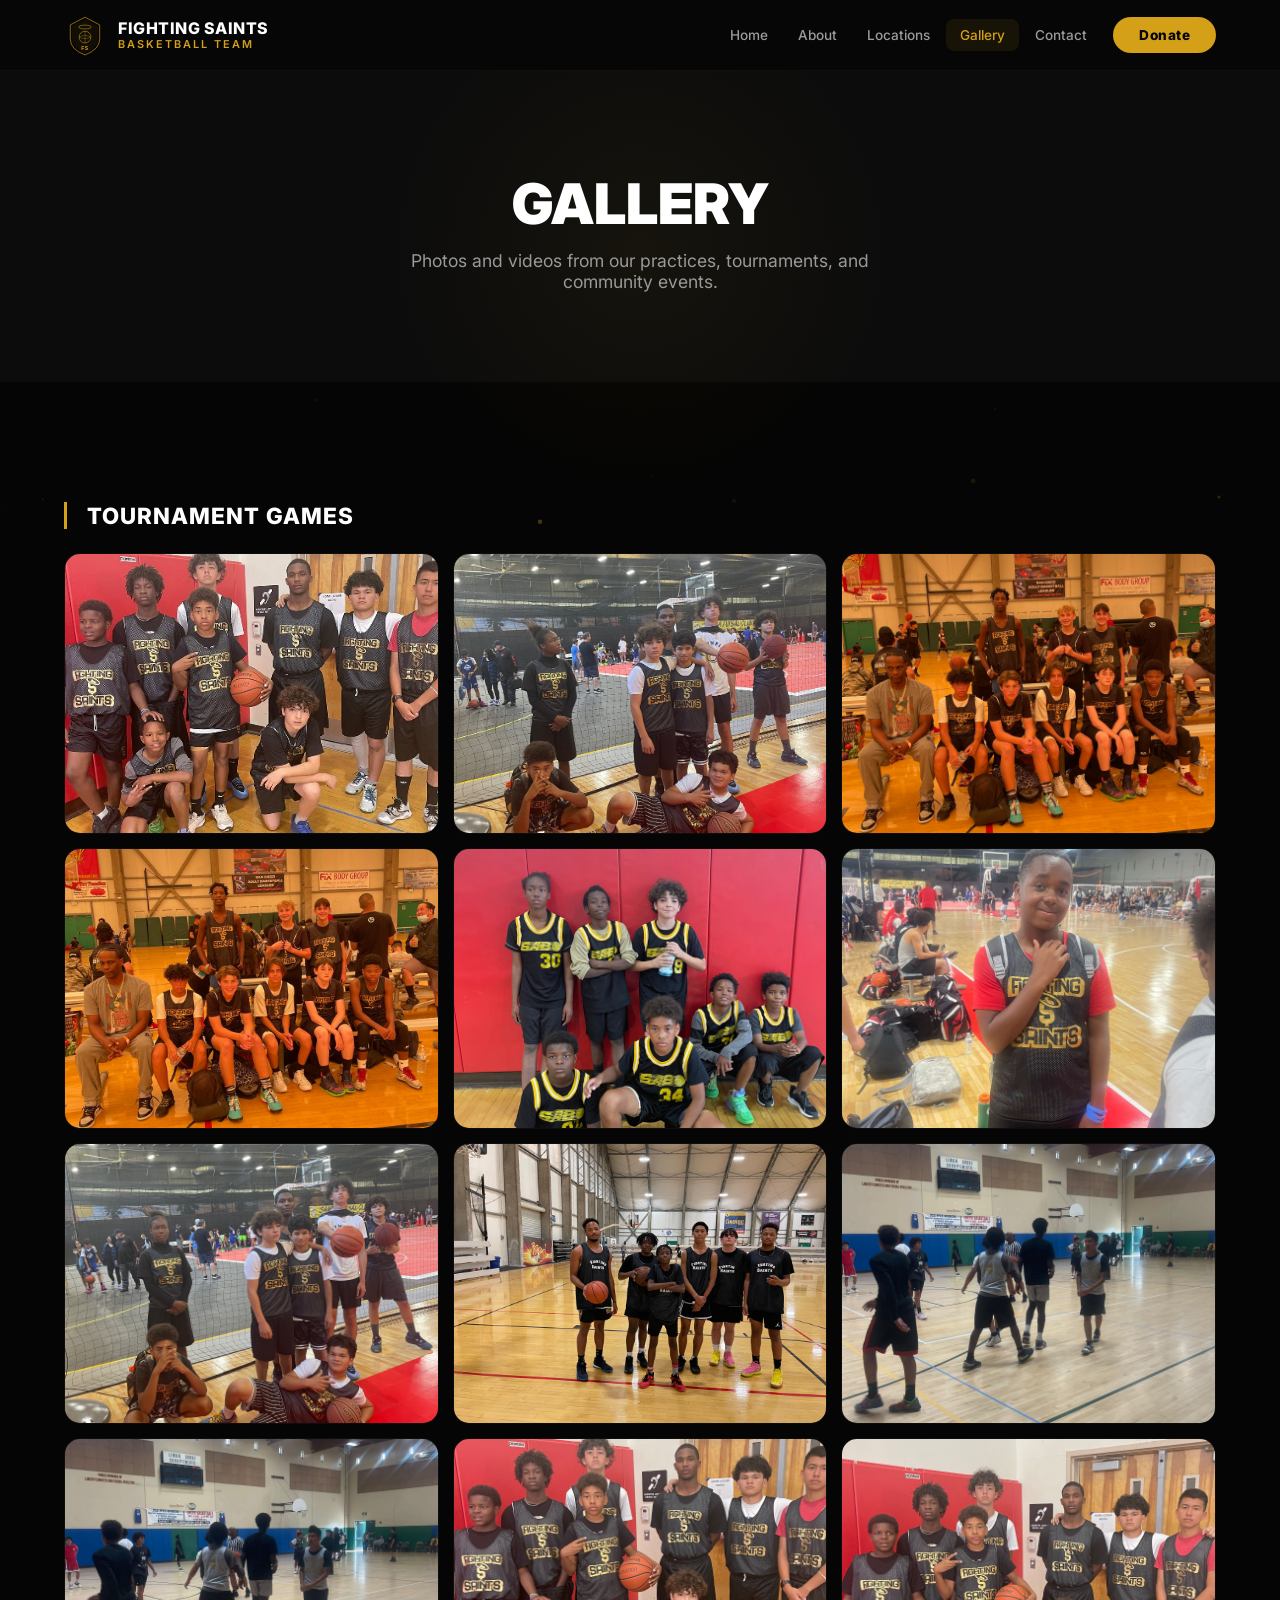
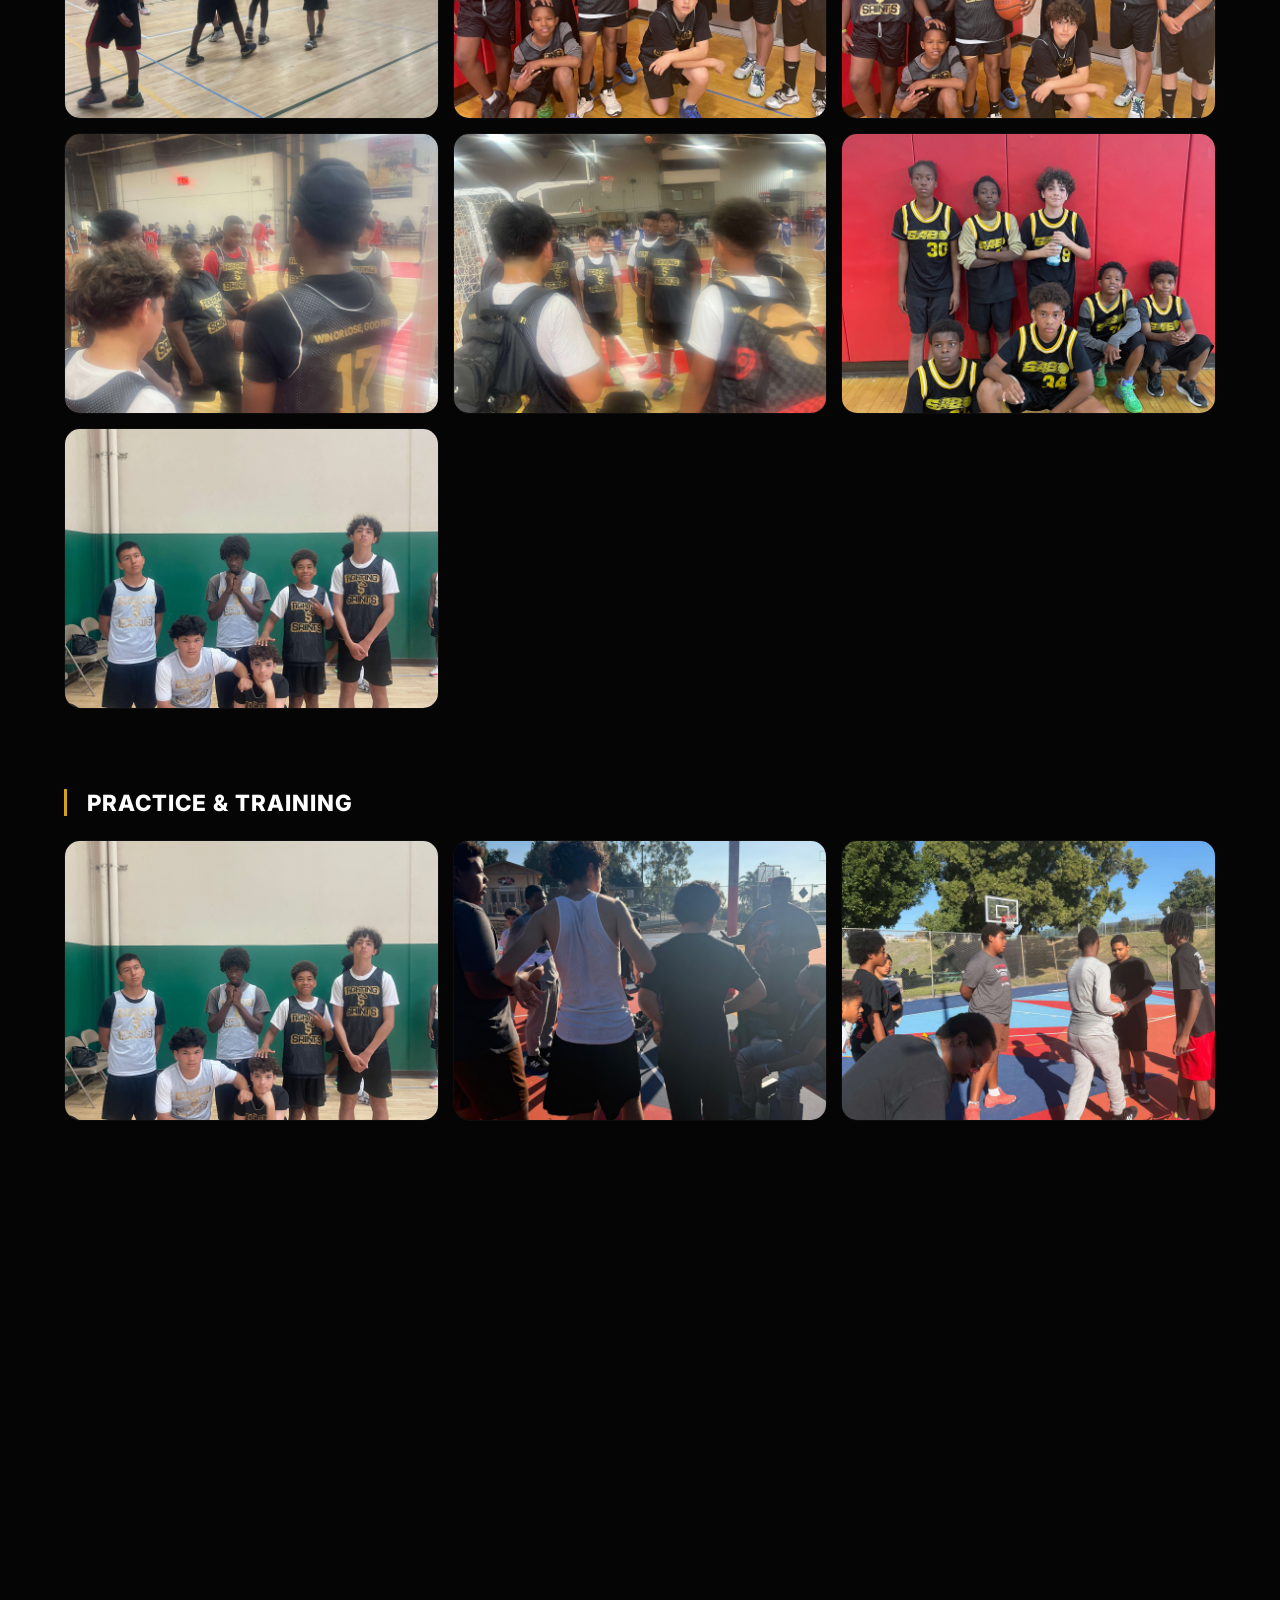
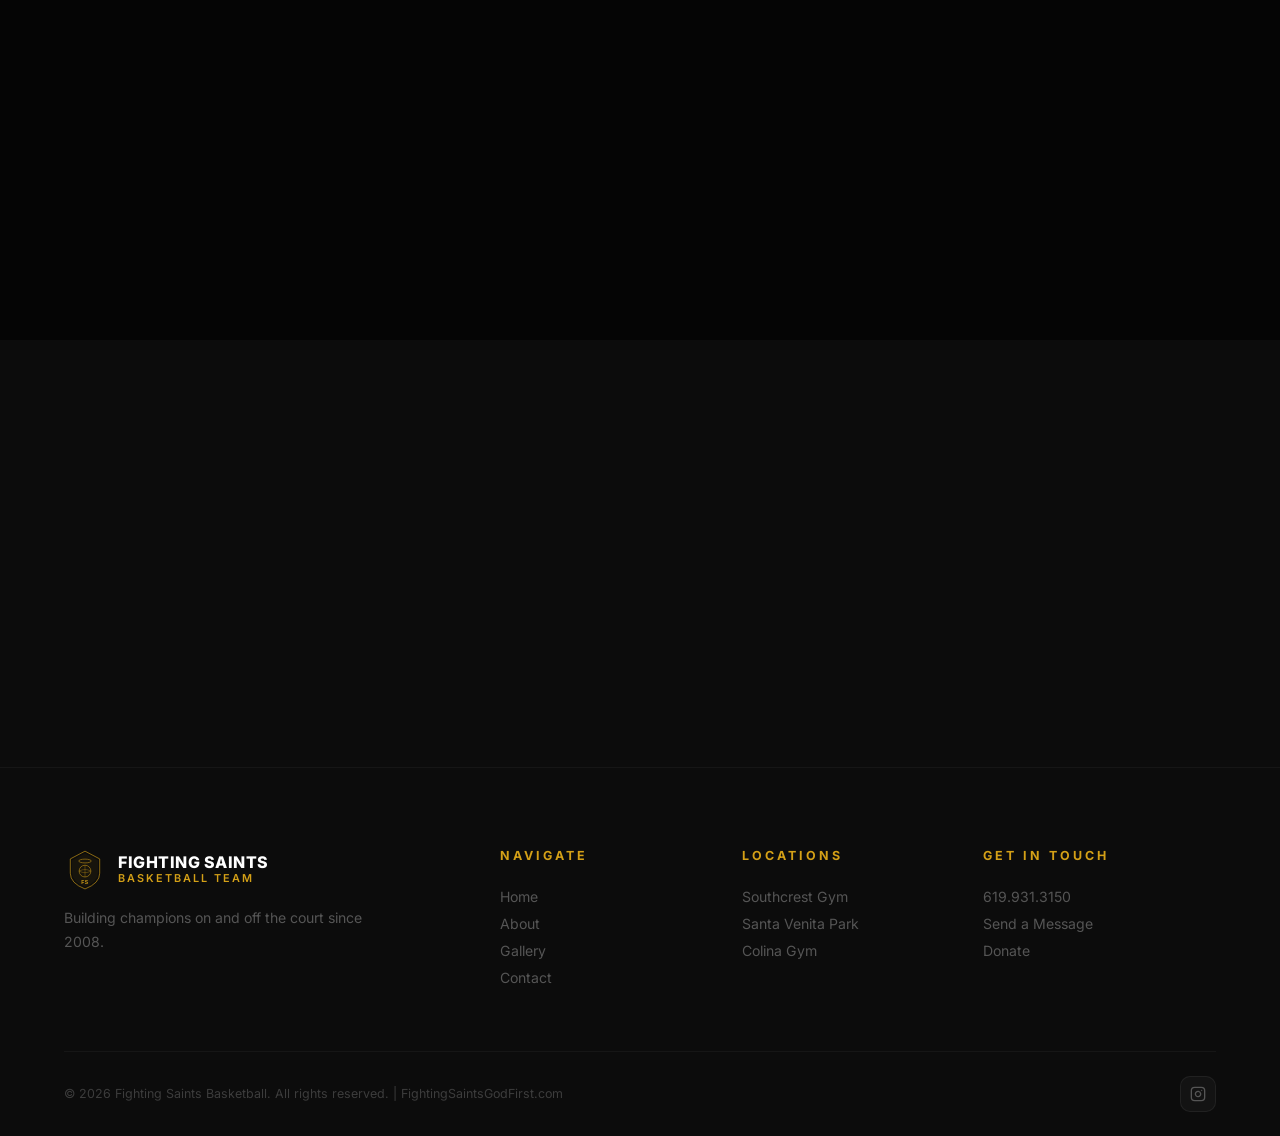
<file: gallery.html>
<!DOCTYPE html>
<html lang="en">
<head>
  <meta charset="UTF-8">
  <meta name="viewport" content="width=device-width, initial-scale=1.0">
  <title>Gallery | Fighting Saints Basketball</title>
  <link rel="preconnect" href="https://fonts.googleapis.com">
  <link rel="preconnect" href="https://fonts.gstatic.com" crossorigin>
  <link href="https://fonts.googleapis.com/css2?family=Inter:wght@400;500;600;700;800;900&display=swap" rel="stylesheet">
  <link rel="stylesheet" href="css/styles.css">
  <link rel="icon" href="images/logo-nav.svg" type="image/svg+xml">
</head>
<body>
  <canvas id="particles"></canvas>

  <header class="header">
    <nav class="nav">
      <a href="index.html" class="logo">
        <img src="images/logo-nav.svg" alt="Fighting Saints" class="logo-img">
        <div class="logo-text">Fighting Saints<span>Basketball Team</span></div>
      </a>
      <div class="nav-links">
        <a href="index.html">Home</a>
        <a href="index.html#about">About</a>
        <a href="index.html#locations">Locations</a>
        <a href="gallery.html" class="active">Gallery</a>
        <a href="contact.html">Contact</a>
        <a href="donate.html" class="btn-donate">Donate</a>
      </div>
      <button class="menu-toggle" aria-label="Menu"><span></span><span></span><span></span></button>
    </nav>
  </header>

  <section class="page-hero">
    <h1>Gallery</h1>
    <p>Photos and videos from our practices, tournaments, and community events.</p>
  </section>

  <section class="section">
    <div class="container">

      <!-- TOURNAMENT -->
      <div class="gallery-section">
        <h3 class="gallery-title reveal">Tournament Games</h3>
        <div class="gallery-grid">
          <div class="gallery-item reveal"><img loading="lazy" src="images/new/team-black-gold-2.jpeg" alt="Black & Gold team"><div class="zoom-icon">&#128269;</div></div>
          <div class="gallery-item reveal"><img loading="lazy" src="images/new/team-black-gold-1.jpeg" alt="Team in gym"><div class="zoom-icon">&#128269;</div></div>
          <div class="gallery-item reveal"><img loading="lazy" src="images/new/tournament-2.jpeg" alt="Tournament team"><div class="zoom-icon">&#128269;</div></div>
          <div class="gallery-item reveal"><img loading="lazy" src="images/new/tournament-1.jpeg" alt="Tournament photo"><div class="zoom-icon">&#128269;</div></div>
          <div class="gallery-item reveal"><img loading="lazy" src="images/new/team-black-gold-5.jpeg" alt="Team jerseys"><div class="zoom-icon">&#128269;</div></div>
          <div class="gallery-item reveal"><img loading="lazy" src="images/new/player-portrait.jpeg" alt="Player portrait"><div class="zoom-icon">&#128269;</div></div>
          <div class="gallery-item reveal"><img loading="lazy" src="images/new/tournament-action.jpeg" alt="Tournament action"><div class="zoom-icon">&#128269;</div></div>
          <div class="gallery-item reveal"><img loading="lazy" src="images/new/team-gym.jpeg" alt="Team in gym"><div class="zoom-icon">&#128269;</div></div>
          <div class="gallery-item reveal"><img loading="lazy" src="images/tournament/game-action.jpeg" alt="Game action"><div class="zoom-icon">&#128269;</div></div>
          <div class="gallery-item reveal"><img loading="lazy" src="images/new/game-action-new.jpeg" alt="Game action"><div class="zoom-icon">&#128269;</div></div>
          <div class="gallery-item reveal"><img loading="lazy" src="images/new/team-black-gold-3.jpeg" alt="Black & Gold team"><div class="zoom-icon">&#128269;</div></div>
          <div class="gallery-item reveal"><img loading="lazy" src="images/new/team-black-gold-4.jpeg" alt="Team photo"><div class="zoom-icon">&#128269;</div></div>
          <div class="gallery-item reveal"><img loading="lazy" src="images/new/saints-huddle.jpeg" alt="Saints team huddle"><div class="zoom-icon">&#128269;</div></div>
          <div class="gallery-item reveal"><img loading="lazy" src="images/new/saints-bench.jpeg" alt="Saints on bench"><div class="zoom-icon">&#128269;</div></div>
          <div class="gallery-item reveal"><img loading="lazy" src="images/new/saints-numbered.jpeg" alt="Saints numbered jerseys"><div class="zoom-icon">&#128269;</div></div>
          <div class="gallery-item reveal"><img loading="lazy" src="images/new/saints-mixed-jerseys.jpeg" alt="Saints mixed jerseys"><div class="zoom-icon">&#128269;</div></div>
        </div>
      </div>

      <!-- PRACTICE -->
      <div class="gallery-section">
        <h3 class="gallery-title reveal">Practice &amp; Training</h3>
        <div class="gallery-grid">
          <div class="gallery-item reveal"><img loading="lazy" src="images/new/team-white-gold.jpeg" alt="Team practice"><div class="zoom-icon">&#128269;</div></div>
          <div class="gallery-item reveal"><img loading="lazy" src="images/park/park-practice-1.jpeg" alt="Outdoor practice"><div class="zoom-icon">&#128269;</div></div>
          <div class="gallery-item reveal"><img loading="lazy" src="images/new/park-practice.jpeg" alt="Park practice"><div class="zoom-icon">&#128269;</div></div>
          <div class="gallery-item reveal"><img loading="lazy" src="images/new/park-huddle.jpeg" alt="Park huddle"><div class="zoom-icon">&#128269;</div></div>
          <div class="gallery-item reveal"><img loading="lazy" src="images/park/park-practice-2.jpeg" alt="Park training"><div class="zoom-icon">&#128269;</div></div>
          <div class="gallery-item reveal"><img loading="lazy" src="images/tournament/team-practice.jpeg" alt="Practice session"><div class="zoom-icon">&#128269;</div></div>
          <div class="gallery-item reveal"><img loading="lazy" src="images/new/gym-game-action.jpeg" alt="Gym game action"><div class="zoom-icon">&#128269;</div></div>
          <div class="gallery-item reveal"><img loading="lazy" src="images/new/gym-game-action-2.jpeg" alt="Gym game"><div class="zoom-icon">&#128269;</div></div>
          <div class="gallery-item reveal"><img loading="lazy" src="images/new/park-sunlight.jpeg" alt="Park practice"><div class="zoom-icon">&#128269;</div></div>
        </div>
      </div>

      <!-- COMMUNITY -->
      <div class="gallery-section">
        <h3 class="gallery-title reveal">Community &amp; Team Life</h3>
        <div class="gallery-grid">
          <div class="gallery-item reveal"><img loading="lazy" src="images/picnic/picnic-1.jpeg" alt="Community picnic"><div class="zoom-icon">&#128269;</div></div>
          <div class="gallery-item reveal"><img loading="lazy" src="images/new/community-hangout.jpeg" alt="Team hangout"><div class="zoom-icon">&#128269;</div></div>
          <div class="gallery-item reveal"><img loading="lazy" src="images/new/community-gathering.jpeg" alt="Community gathering"><div class="zoom-icon">&#128269;</div></div>
          <div class="gallery-item reveal"><img loading="lazy" src="images/weebly/trophy.jpg" alt="Trophy"><div class="zoom-icon">&#128269;</div></div>
          <div class="gallery-item reveal"><img loading="lazy" src="images/weebly/little-saints.jpg" alt="Little Saints youth"><div class="zoom-icon">&#128269;</div></div>
          <div class="gallery-item reveal"><img loading="lazy" src="images/park/park-practice-3.jpeg" alt="Park training"><div class="zoom-icon">&#128269;</div></div>
          <div class="gallery-item reveal"><img loading="lazy" src="images/new/park-hangout-1.jpeg" alt="Park hangout"><div class="zoom-icon">&#128269;</div></div>
          <div class="gallery-item reveal"><img loading="lazy" src="images/new/park-hangout-2.jpeg" alt="Park hangout"><div class="zoom-icon">&#128269;</div></div>
        </div>
      </div>

      <!-- VIDEOS -->
      <div class="gallery-section">
        <h3 class="gallery-title reveal">Videos</h3>
        <div class="gallery-grid">
          <div class="gallery-item-video reveal">
            <video muted preload="metadata"><source src="images/videos/video-1.mp4" type="video/mp4"></video>
            <div class="play-overlay"><div class="play-circle"></div></div>
          </div>
          <div class="gallery-item-video reveal">
            <video muted preload="metadata"><source src="images/videos/video-2.mp4" type="video/mp4"></video>
            <div class="play-overlay"><div class="play-circle"></div></div>
          </div>
          <div class="gallery-item-video reveal">
            <video muted preload="metadata"><source src="images/videos/video-3.mp4" type="video/mp4"></video>
            <div class="play-overlay"><div class="play-circle"></div></div>
          </div>
          <div class="gallery-item-video reveal">
            <video muted preload="metadata"><source src="images/videos/video-4.mp4" type="video/mp4"></video>
            <div class="play-overlay"><div class="play-circle"></div></div>
          </div>
          <div class="gallery-item-video reveal">
            <video muted preload="metadata"><source src="images/videos/video-5.mp4" type="video/mp4"></video>
            <div class="play-overlay"><div class="play-circle"></div></div>
          </div>
          <div class="gallery-item-video reveal">
            <video muted preload="metadata"><source src="images/videos/video-6.mp4" type="video/mp4"></video>
            <div class="play-overlay"><div class="play-circle"></div></div>
          </div>
        </div>
      </div>

    </div>
  </section>

  <!-- CTA -->
  <section class="section section-dark">
    <div class="container">
      <div class="cta-banner reveal">
        <div>
          <h3>Want to Be in Our Next Photos?</h3>
          <p>Join the Fighting Saints. Recruiting players ages 13&ndash;17 now.</p>
        </div>
        <a href="contact.html" class="btn btn-white">Join the Team</a>
      </div>
    </div>
  </section>

  <footer class="footer">
    <div class="container">
      <div class="footer-grid">
        <div class="footer-brand">
          <a href="index.html" class="logo"><img src="images/logo-nav.svg" alt="Fighting Saints" class="logo-img"><div class="logo-text">Fighting Saints<span>Basketball Team</span></div></a>
          <p style="margin-top:16px;">Building champions on and off the court since 2008.</p>
        </div>
        <div class="footer-col"><h4>Navigate</h4><a href="index.html">Home</a><a href="index.html#about">About</a><a href="gallery.html">Gallery</a><a href="contact.html">Contact</a></div>
        <div class="footer-col"><h4>Locations</h4><a href="index.html#locations">Southcrest Gym</a><a href="index.html#locations">Santa Venita Park</a><a href="index.html#locations">Colina Gym</a></div>
        <div class="footer-col"><h4>Get in Touch</h4><a href="tel:6199313150">619.931.3150</a><a href="contact.html">Send a Message</a><a href="donate.html">Donate</a></div>
      </div>
      <div class="footer-bottom">
        <p>&copy; 2026 Fighting Saints Basketball. All rights reserved. | FightingSaintsGodFirst.com</p>
        <div class="social-links"><a href="https://www.instagram.com/fightingsaints04" target="_blank" rel="noopener" aria-label="Instagram"><svg width="16" height="16" viewBox="0 0 24 24" fill="none" stroke="currentColor" stroke-width="2" stroke-linecap="round" stroke-linejoin="round"><rect x="2" y="2" width="20" height="20" rx="5"/><path d="M16 11.37A4 4 0 1 1 12.63 8 4 4 0 0 1 16 11.37z"/><line x1="17.5" y1="6.5" x2="17.51" y2="6.5"/></svg></a></div>
      </div>
    </div>
  </footer>

  <div class="lightbox"><div class="lightbox-close">&times;</div><div class="lightbox-content"></div></div>
  <script src="js/main.js"></script>
</body>
</html>
</file>
<file: css/styles.css>
/* ===== RESET & VARIABLES ===== */
*, *::before, *::after { margin: 0; padding: 0; box-sizing: border-box; }

:root {
  --black: #050505;
  --black-2: #0c0c0c;
  --black-3: #141414;
  --black-card: #111111;
  --gold: #d4a017;
  --gold-light: #f0c946;
  --gold-dark: #b8860b;
  --gold-glow: rgba(212,160,23,0.35);
  --gold-subtle: rgba(212,160,23,0.08);
  --white: #ffffff;
  --gray: #999;
  --gray-dark: #555;
  --radius: 16px;
  --radius-sm: 10px;
  --transition: all 0.35s cubic-bezier(.4,0,.2,1);
}

html { scroll-behavior: smooth; font-size: 16px; }

body {
  font-family: 'Inter', system-ui, -apple-system, sans-serif;
  color: var(--white);
  background: var(--black);
  overflow-x: hidden;
  -webkit-font-smoothing: antialiased;
}

a { text-decoration: none; color: inherit; transition: var(--transition); }
ul { list-style: none; }
img { max-width: 100%; height: auto; display: block; }
.container { max-width: 1200px; margin: 0 auto; padding: 0 24px; }

/* ===== PARTICLE CANVAS ===== */
#particles {
  position: fixed;
  top: 0; left: 0;
  width: 100%; height: 100%;
  z-index: 0;
  pointer-events: none;
}

/* ===== HEADER ===== */
.header {
  position: fixed; top: 0; left: 0; width: 100%; z-index: 1000;
  background: rgba(5,5,5,0.7);
  backdrop-filter: blur(24px);
  -webkit-backdrop-filter: blur(24px);
  border-bottom: 1px solid rgba(212,160,23,0.06);
  transition: var(--transition);
}
.header.scrolled {
  background: rgba(5,5,5,0.95);
  border-bottom-color: rgba(212,160,23,0.15);
  box-shadow: 0 4px 30px rgba(0,0,0,0.5);
}

.nav {
  display: flex; align-items: center; justify-content: space-between;
  padding: 14px 24px; max-width: 1200px; margin: 0 auto;
}

.logo { display: flex; align-items: center; gap: 12px; }
.logo-img {
  width: 42px; height: 42px; border-radius: 0;
  object-fit: contain; border: none;
}
.logo-text {
  font-size: 1rem; font-weight: 800; color: var(--white);
  letter-spacing: 0.5px; text-transform: uppercase; line-height: 1.2;
}
.logo-text span { color: var(--gold); display: block; font-size: 0.68rem; letter-spacing: 2px; font-weight: 600; }

.nav-links { display: flex; align-items: center; gap: 2px; }
.nav-links a {
  color: rgba(255,255,255,0.6); padding: 8px 14px; border-radius: 8px;
  font-weight: 500; font-size: 0.85rem; transition: var(--transition);
}
.nav-links a:hover, .nav-links a.active { color: var(--gold); background: var(--gold-subtle); }
.nav-links .btn-donate {
  background: var(--gold); color: var(--black); font-weight: 800;
  padding: 10px 26px; border-radius: 50px; margin-left: 10px; letter-spacing: 0.5px;
}
.nav-links .btn-donate:hover {
  background: var(--gold-light); transform: translateY(-2px);
  box-shadow: 0 4px 25px var(--gold-glow);
}

.menu-toggle {
  display: none; flex-direction: column; gap: 5px;
  background: none; border: none; cursor: pointer; padding: 8px; z-index: 1001;
}
.menu-toggle span { width: 24px; height: 2px; background: var(--gold); border-radius: 2px; transition: var(--transition); }

/* ===== HERO WITH VIDEO ===== */
.hero {
  position: relative; min-height: 100vh;
  display: flex; align-items: center; justify-content: center;
  text-align: center; overflow: hidden;
}

.hero-video-wrap {
  position: absolute; inset: 0; z-index: 0;
}
.hero-video {
  width: 100%; height: 100%;
  object-fit: cover;
  filter: brightness(0.35) contrast(1.15) saturate(0.7);
  will-change: transform;
}
.hero-video-overlay {
  position: absolute; inset: 0;
  background:
    linear-gradient(180deg, rgba(5,5,5,0.4) 0%, rgba(5,5,5,0.1) 30%, rgba(5,5,5,0.15) 60%, rgba(5,5,5,0.8) 90%, var(--black) 100%),
    radial-gradient(ellipse at center, transparent 40%, rgba(5,5,5,0.3) 100%);
}

.hero-content {
  position: relative; z-index: 2;
  padding: 130px 24px 100px; max-width: 850px;
}

/* Hero top line */
.hero-top-line {
  display: flex; align-items: center; justify-content: center; gap: 16px;
  margin-bottom: 28px;
}
.hero-line { width: 40px; height: 1px; background: var(--gold); opacity: 0.4; }
.hero-est {
  font-size: 0.72rem; font-weight: 600; color: var(--gold);
  letter-spacing: 4px; text-transform: uppercase; opacity: 0.7;
}

.hero-logo {
  width: 180px; height: 180px; border-radius: 0;
  object-fit: contain; margin: 0 auto 20px;
  border: none;
  filter: drop-shadow(0 0 40px rgba(212,160,23,0.15));
}

.hero h1 {
  font-size: clamp(2.6rem, 6vw, 4.5rem); font-weight: 900;
  line-height: 0.95; margin-bottom: 20px;
  text-transform: uppercase; letter-spacing: -2px;
  color: var(--white);
}
.hero-h1-sub {
  display: block; font-size: 0.28em; font-weight: 500;
  letter-spacing: 8px; color: rgba(255,255,255,0.4);
  margin-bottom: 8px; text-transform: uppercase;
}
.hero-saints {
  background: linear-gradient(135deg, var(--gold-dark), var(--gold-light));
  -webkit-background-clip: text; -webkit-text-fill-color: transparent; background-clip: text;
}

.hero-sub {
  font-size: 1.05rem; color: rgba(255,255,255,0.5);
  max-width: 540px; margin: 0 auto 32px; line-height: 1.7;
  font-weight: 400;
}

/* Hero event pill */
.hero-event {
  display: inline-block; margin-bottom: 36px;
  background: rgba(255,255,255,0.04);
  border: 1px solid rgba(255,255,255,0.08);
  border-radius: var(--radius); padding: 18px 36px;
  backdrop-filter: blur(10px);
}
.hero-event-label {
  font-size: 0.6rem; font-weight: 700; color: var(--gray-dark);
  letter-spacing: 3px; text-transform: uppercase; margin-bottom: 4px;
}
.hero-event-name { font-size: 1rem; font-weight: 700; color: var(--white); }
.hero-event-date {
  font-size: 1.4rem; font-weight: 900;
  background: linear-gradient(135deg, var(--gold-dark), var(--gold-light));
  -webkit-background-clip: text; -webkit-text-fill-color: transparent; background-clip: text;
}

.hero-buttons { display: flex; gap: 16px; justify-content: center; flex-wrap: wrap; }

/* Scroll indicator */
.scroll-indicator {
  position: absolute; bottom: 40px; left: 50%; transform: translateX(-50%);
  z-index: 3; display: flex; flex-direction: column; align-items: center; gap: 8px;
}
.scroll-indicator span { font-size: 0.7rem; color: var(--gray-dark); letter-spacing: 3px; text-transform: uppercase; }
.scroll-line {
  width: 1px; height: 50px; background: linear-gradient(to bottom, var(--gold), transparent);
  animation: scrollPulse 2s ease-in-out infinite;
}
@keyframes scrollPulse {
  0%,100% { opacity: 0.3; height: 40px; }
  50% { opacity: 1; height: 55px; }
}

/* ===== BUTTONS ===== */
.btn {
  display: inline-flex; align-items: center; justify-content: center; gap: 8px;
  padding: 16px 38px; border-radius: 50px; font-weight: 700; font-size: 0.92rem;
  cursor: pointer; border: none; transition: var(--transition);
  text-transform: uppercase; letter-spacing: 1.5px; white-space: nowrap;
  position: relative; overflow: hidden;
}
.btn::before {
  content: ''; position: absolute; top: 0; left: -100%;
  width: 100%; height: 100%;
  background: linear-gradient(90deg, transparent, rgba(255,255,255,0.15), transparent);
  transition: left 0.5s;
}
.btn:hover::before { left: 100%; }

.btn-gold { background: linear-gradient(135deg, var(--gold-dark), var(--gold), var(--gold-light)); color: var(--black); }
.btn-gold:hover { transform: translateY(-3px); box-shadow: 0 8px 40px var(--gold-glow); }
.btn-outline { background: transparent; color: var(--white); border: 2px solid rgba(255,255,255,0.2); }
.btn-outline:hover { border-color: var(--gold); color: var(--gold); transform: translateY(-3px); }
.btn-white { background: var(--white); color: var(--black); }
.btn-white:hover { transform: translateY(-3px); box-shadow: 0 8px 30px rgba(255,255,255,0.15); }
.btn-sm { padding: 12px 28px; font-size: 0.82rem; }

/* ===== SECTIONS ===== */
.section { padding: 120px 0; position: relative; z-index: 1; }
.section-dark { background: var(--black-2); }

.section-header { text-align: center; margin-bottom: 72px; }
.section-label {
  display: inline-block; color: var(--gold); font-weight: 700;
  font-size: 0.75rem; letter-spacing: 5px; text-transform: uppercase; margin-bottom: 14px;
}
.section-header h2 {
  font-size: clamp(2.2rem, 4.5vw, 3.2rem); font-weight: 900;
  margin-bottom: 16px; line-height: 1.1; text-transform: uppercase;
}
.section-header p { font-size: 1.05rem; color: var(--gray); max-width: 580px; margin: 0 auto; }

/* ===== PHOTO MARQUEE (infinite scroll) ===== */
.marquee-section { padding: 80px 0; overflow: hidden; position: relative; z-index: 1; }
.marquee-track {
  display: flex; gap: 16px; width: max-content;
  animation: marquee 40s linear infinite;
  will-change: transform;
}
.marquee-track:hover { animation-play-state: paused; }

@keyframes marquee {
  0% { transform: translateX(0); }
  100% { transform: translateX(-50%); }
}

.marquee-item {
  width: 320px; height: 220px; border-radius: var(--radius);
  overflow: hidden; flex-shrink: 0; position: relative;
  border: 1px solid rgba(255,255,255,0.05);
}
.marquee-item img {
  width: 100%; height: 100%; object-fit: cover;
  transition: transform 0.6s ease;
}
.marquee-item:hover img { transform: scale(1.08); }
.marquee-item::after {
  content: ''; position: absolute; inset: 0;
  background: linear-gradient(to top, rgba(0,0,0,0.5), transparent 60%);
  opacity: 0; transition: var(--transition);
}
.marquee-item:hover::after { opacity: 1; }

/* Second marquee - reverse direction */
.marquee-track-reverse { animation-direction: reverse; }

/* ===== MEET & GREET ===== */
.meet-greet {
  background: var(--black-3); border: 1px solid rgba(212,160,23,0.12);
  border-radius: var(--radius); padding: 56px 48px; text-align: center;
  position: relative; overflow: hidden;
}
.meet-greet::before {
  content: ''; position: absolute; top: 0; left: 0;
  width: 100%; height: 3px;
  background: linear-gradient(90deg, transparent, var(--gold), transparent);
}
.meet-greet::after {
  content: ''; position: absolute; top: -100px; right: -100px;
  width: 300px; height: 300px;
  background: radial-gradient(circle, rgba(212,160,23,0.06), transparent 70%);
}
.meet-greet h3 {
  font-size: 1.6rem; font-weight: 900; color: var(--gold);
  text-transform: uppercase; margin-bottom: 6px; letter-spacing: 2px;
}
.meet-greet .date-big {
  font-size: clamp(2.5rem, 5vw, 4rem); font-weight: 900; line-height: 1.1;
  background: linear-gradient(135deg, var(--gold-dark), var(--gold-light));
  -webkit-background-clip: text; -webkit-text-fill-color: transparent; background-clip: text;
}
.meet-greet .details { color: var(--gray); font-size: 1.05rem; margin: 16px 0 32px; }

.countdown { display: flex; gap: 14px; justify-content: center; margin-bottom: 36px; flex-wrap: wrap; }
.countdown-item {
  background: rgba(212,160,23,0.05); border: 1px solid rgba(212,160,23,0.12);
  border-radius: 14px; padding: 18px 24px; min-width: 90px;
  transition: var(--transition);
}
.countdown-item:hover { border-color: rgba(212,160,23,0.3); background: rgba(212,160,23,0.08); }
.countdown-item .number { font-size: 2.4rem; font-weight: 900; color: var(--gold); line-height: 1; }
.countdown-item .unit { font-size: 0.65rem; color: var(--gray-dark); text-transform: uppercase; letter-spacing: 3px; margin-top: 6px; }

/* ===== STATS BAR ===== */
.stats-bar {
  display: grid; grid-template-columns: repeat(4, 1fr); gap: 1px;
  background: rgba(212,160,23,0.08); border-radius: var(--radius);
  overflow: hidden; border: 1px solid rgba(212,160,23,0.1);
}
.stat-item {
  padding: 40px 24px; text-align: center; background: var(--black-2);
  transition: var(--transition);
}
.stat-item:hover { background: var(--black-3); }
.stat-number {
  font-size: 2.8rem; font-weight: 900; color: var(--gold); line-height: 1;
  background: linear-gradient(135deg, var(--gold-dark), var(--gold-light));
  -webkit-background-clip: text; -webkit-text-fill-color: transparent; background-clip: text;
}
.stat-label { font-size: 0.72rem; color: var(--gray); text-transform: uppercase; letter-spacing: 3px; margin-top: 8px; }

/* ===== LOCATION CARDS ===== */
.locations-grid { display: grid; grid-template-columns: repeat(3, 1fr); gap: 20px; }
.location-card {
  background: var(--black-card); border: 1px solid rgba(255,255,255,0.04);
  border-radius: var(--radius); padding: 36px; transition: var(--transition);
  position: relative; overflow: hidden;
}
.location-card::before {
  content: ''; position: absolute; top: 0; left: 0;
  width: 100%; height: 3px; background: var(--gold);
  transform: scaleX(0); transform-origin: left; transition: transform 0.5s ease;
}
.location-card:hover::before { transform: scaleX(1); }
.location-card:hover { border-color: rgba(212,160,23,0.15); transform: translateY(-6px); box-shadow: 0 20px 60px rgba(0,0,0,0.4); }
.location-card::after {
  content: ''; position: absolute; top: -80px; right: -80px;
  width: 200px; height: 200px;
  background: radial-gradient(circle, rgba(212,160,23,0.04), transparent 70%);
  opacity: 0; transition: var(--transition);
}
.location-card:hover::after { opacity: 1; }

.location-badge {
  display: inline-block; padding: 5px 14px; border-radius: 50px;
  font-size: 0.68rem; font-weight: 700; text-transform: uppercase; letter-spacing: 1.5px; margin-bottom: 18px;
}
.badge-indoor { background: rgba(212,160,23,0.1); color: var(--gold); border: 1px solid rgba(212,160,23,0.15); }
.badge-outdoor { background: rgba(76,175,80,0.1); color: #66bb6a; border: 1px solid rgba(76,175,80,0.15); }
.location-card h3 { font-size: 1.35rem; font-weight: 800; margin-bottom: 10px; }
.location-card .address { color: var(--gray); font-size: 0.92rem; margin-bottom: 20px; line-height: 1.7; }
.location-card .map-link {
  color: var(--gold); font-weight: 600; font-size: 0.88rem;
  display: inline-flex; align-items: center; gap: 6px;
}
.location-card .map-link:hover { color: var(--gold-light); gap: 10px; }

/* ===== FOUNDER CARD ===== */
.founder-card {
  max-width: 700px; margin: 0 auto;
  background: var(--black-card); border: 1px solid rgba(255,255,255,0.06);
  border-radius: var(--radius); overflow: hidden;
  position: relative; transition: var(--transition);
}
.founder-card::before {
  content: ''; position: absolute; top: 0; left: 0; width: 100%; height: 3px;
  background: linear-gradient(90deg, transparent, var(--gold), transparent);
}
.founder-card:hover { border-color: rgba(212,160,23,0.15); box-shadow: 0 20px 60px rgba(0,0,0,0.3); }
.founder-card-inner { padding: 48px; display: flex; align-items: center; justify-content: space-between; gap: 32px; flex-wrap: wrap; }
.founder-card-text { flex: 1; min-width: 260px; }
.founder-card-text .section-label { text-align: left; }
.founder-card-text h2 { font-size: 2rem; font-weight: 900; text-transform: uppercase; margin-bottom: 4px; }
.founder-title { color: var(--gold); font-weight: 600; font-size: 0.95rem; margin-bottom: 16px; letter-spacing: 1px; }
.founder-card-text p { color: var(--gray); font-size: 0.95rem; line-height: 1.8; }
.founder-ig-btn {
  display: inline-flex; align-items: center; gap: 10px;
  background: linear-gradient(135deg, #833ab4, #fd1d1d, #fcb045);
  color: var(--white); font-weight: 700; font-size: 0.88rem;
  padding: 14px 28px; border-radius: 50px;
  letter-spacing: 0.5px; transition: var(--transition); white-space: nowrap;
  box-shadow: 0 4px 20px rgba(131,58,180,0.3);
}
.founder-ig-btn:hover { transform: translateY(-3px) scale(1.03); box-shadow: 0 8px 30px rgba(131,58,180,0.4); }

/* ===== PASSION BANNER ===== */
.passion-banner-section {
  position: relative;
  z-index: 1;
  background: var(--black);
}
.passion-clean {
  text-align: center;
  padding: 80px 24px 0;
}
.passion-solo-img {
  max-width: 620px;
  width: 85%;
  margin: 0 auto;
  display: block;
  filter: drop-shadow(0 0 60px rgba(212,160,23,0.12));
}
.passion-text {
  background: var(--black);
  padding: 36px 0 60px;
  text-align: center;
}
.passion-quote {
  font-size: 1.05rem;
  color: rgba(255,255,255,0.5);
  line-height: 1.9;
  max-width: 650px;
  margin: 0 auto;
  font-style: italic;
}
.passion-quote strong {
  color: var(--gold);
  font-style: normal;
  font-weight: 700;
}

/* ===== FOUNDER PHOTO ===== */
.founder-card-photo {
  width: 100px; height: 100px;
  border-radius: 50%;
  overflow: hidden;
  border: 2px solid rgba(212,160,23,0.3);
  flex-shrink: 0;
}
.founder-card-photo img {
  width: 100%; height: 100%;
  object-fit: cover;
  object-position: top center;
}

/* ===== VISION / MISSION ===== */
.vm-grid { display: grid; grid-template-columns: 1fr 1fr; gap: 24px; }
.vm-card {
  background: var(--black-card); border: 1px solid rgba(255,255,255,0.04);
  border-radius: var(--radius); padding: 44px; transition: var(--transition);
  position: relative; overflow: hidden;
}
.vm-card::before {
  content: ''; position: absolute; top: 0; left: 0; width: 4px; height: 100%;
  background: linear-gradient(to bottom, var(--gold), transparent);
}
.vm-card:hover { border-color: rgba(212,160,23,0.15); transform: translateY(-4px); }
.vm-card h3 { font-size: 1.3rem; font-weight: 800; color: var(--gold); margin-bottom: 16px; text-transform: uppercase; letter-spacing: 2px; }
.vm-card p { color: var(--gray); font-size: 1rem; line-height: 1.9; }

/* ===== GALLERY ===== */
.gallery-section { margin-bottom: 80px; }
.gallery-section:last-child { margin-bottom: 0; }
.gallery-title {
  font-size: 1.4rem; font-weight: 800; margin-bottom: 24px;
  padding-left: 20px; border-left: 3px solid var(--gold); text-transform: uppercase; letter-spacing: 1px;
}
.gallery-grid {
  display: grid; grid-template-columns: repeat(auto-fill, minmax(300px, 1fr)); gap: 14px;
}
.gallery-item {
  position: relative; border-radius: var(--radius); overflow: hidden;
  aspect-ratio: 4/3; cursor: pointer; border: 1px solid rgba(255,255,255,0.04);
  transition: var(--transition);
}
.gallery-item:hover { border-color: rgba(212,160,23,0.2); transform: scale(1.02); z-index: 2; box-shadow: 0 20px 50px rgba(0,0,0,0.5); }
.gallery-item img { width: 100%; height: 100%; object-fit: cover; transition: transform 0.6s ease; }
.gallery-item:hover img { transform: scale(1.1); }
.gallery-item::after {
  content: ''; position: absolute; inset: 0;
  background: linear-gradient(to top, rgba(0,0,0,0.6), transparent 60%);
  opacity: 0; transition: var(--transition);
}
.gallery-item:hover::after { opacity: 1; }
.gallery-item .zoom-icon {
  position: absolute; bottom: 16px; right: 16px; z-index: 2;
  width: 40px; height: 40px; background: rgba(212,160,23,0.9);
  border-radius: 50%; display: flex; align-items: center; justify-content: center;
  opacity: 0; transform: scale(0.7); transition: var(--transition);
}
.gallery-item:hover .zoom-icon { opacity: 1; transform: scale(1); }

/* Video items */
.gallery-item-video { position: relative; aspect-ratio: 4/3; border-radius: var(--radius); overflow: hidden; border: 1px solid rgba(255,255,255,0.04); }
.gallery-item-video video { width: 100%; height: 100%; object-fit: cover; }
.play-overlay {
  position: absolute; inset: 0; display: flex; align-items: center; justify-content: center;
  background: rgba(0,0,0,0.35); cursor: pointer; transition: var(--transition);
}
.play-overlay:hover { background: rgba(0,0,0,0.15); }
.play-circle {
  width: 68px; height: 68px; background: rgba(212,160,23,0.9);
  border-radius: 50%; display: flex; align-items: center; justify-content: center;
  transition: var(--transition); box-shadow: 0 0 30px rgba(212,160,23,0.3);
}
.play-circle::after {
  content: ''; width: 0; height: 0; border-style: solid;
  border-width: 11px 0 11px 19px; border-color: transparent transparent transparent var(--black); margin-left: 4px;
}
.play-overlay:hover .play-circle { transform: scale(1.15); background: var(--gold); box-shadow: 0 0 50px var(--gold-glow); }

/* ===== TESTIMONIAL / QUOTE ===== */
.quote-section {
  padding: 100px 0; text-align: center; position: relative; z-index: 1;
  background: linear-gradient(180deg, var(--black-2), var(--black));
}
.quote-mark { font-size: 6rem; color: rgba(212,160,23,0.15); line-height: 1; font-family: Georgia, serif; }
.quote-text {
  font-size: clamp(1.3rem, 2.5vw, 1.8rem); font-weight: 300;
  color: rgba(255,255,255,0.7); max-width: 750px; margin: -20px auto 20px;
  line-height: 1.7; font-style: italic;
}
.quote-author { color: var(--gold); font-weight: 700; font-size: 1rem; }

/* ===== DONATE ===== */
.donate-grid { display: grid; grid-template-columns: repeat(3, 1fr); gap: 20px; max-width: 900px; margin: 0 auto; }
.donate-card {
  background: var(--black-card); border: 1px solid rgba(255,255,255,0.04);
  border-radius: var(--radius); padding: 44px 28px; text-align: center;
  transition: var(--transition); position: relative;
}
.donate-card:hover { border-color: rgba(212,160,23,0.2); transform: translateY(-8px); box-shadow: 0 20px 60px rgba(0,0,0,0.4); }
.donate-card.featured { border-color: var(--gold); }
.donate-card.featured::before {
  content: 'POPULAR'; position: absolute; top: -11px; left: 50%; transform: translateX(-50%);
  background: linear-gradient(135deg, var(--gold-dark), var(--gold-light)); color: var(--black);
  padding: 4px 22px; border-radius: 50px; font-size: 0.65rem; font-weight: 800; letter-spacing: 2px;
}
.donate-amount {
  font-size: 3.2rem; font-weight: 900; margin-bottom: 6px;
  background: linear-gradient(135deg, var(--gold-dark), var(--gold-light));
  -webkit-background-clip: text; -webkit-text-fill-color: transparent; background-clip: text;
}
.donate-card h3 { font-size: 1.05rem; font-weight: 700; margin-bottom: 12px; text-transform: uppercase; letter-spacing: 1px; }
.donate-card p { color: var(--gray); font-size: 0.88rem; margin-bottom: 28px; line-height: 1.6; }

/* ===== CTA BANNER ===== */
.cta-banner {
  background: linear-gradient(135deg, var(--gold-dark), var(--gold), var(--gold-light));
  border-radius: var(--radius); padding: 60px 52px;
  display: flex; align-items: center; justify-content: space-between; gap: 40px;
  position: relative; overflow: hidden;
}
.cta-banner::before {
  content: ''; position: absolute; top: -50%; right: -20%;
  width: 400px; height: 400px; background: rgba(255,255,255,0.08);
  border-radius: 50%; filter: blur(40px);
}
.cta-banner h3 { font-size: 2rem; font-weight: 900; color: var(--black); text-transform: uppercase; margin-bottom: 8px; position: relative; }
.cta-banner p { color: rgba(0,0,0,0.55); font-size: 1.05rem; max-width: 500px; position: relative; }

/* ===== CONTACT ===== */
.contact-grid { display: grid; grid-template-columns: 1fr 1fr; gap: 64px; }
.contact-form { display: flex; flex-direction: column; gap: 18px; }
.form-group { display: flex; flex-direction: column; gap: 6px; }
.form-group label { font-weight: 600; font-size: 0.78rem; color: var(--gray-dark); text-transform: uppercase; letter-spacing: 1.5px; }
.form-group input, .form-group textarea, .form-group select {
  padding: 14px 18px; border: 1px solid rgba(255,255,255,0.08);
  border-radius: var(--radius-sm); font-size: 0.95rem; font-family: inherit;
  transition: var(--transition); background: var(--black-3); color: var(--white);
}
.form-group input:focus, .form-group textarea:focus, .form-group select:focus {
  outline: none; border-color: var(--gold); box-shadow: 0 0 0 3px rgba(212,160,23,0.08);
}
.form-group input::placeholder, .form-group textarea::placeholder { color: var(--gray-dark); }
.form-group textarea { resize: vertical; min-height: 120px; }
.form-group select option { background: var(--black-3); }
.form-row { display: grid; grid-template-columns: 1fr 1fr; gap: 18px; }

.contact-cards { display: flex; flex-direction: column; gap: 16px; }
.contact-card {
  display: flex; gap: 16px; padding: 22px;
  background: var(--black-3); border: 1px solid rgba(255,255,255,0.04);
  border-radius: var(--radius); transition: var(--transition);
}
.contact-card:hover { border-color: rgba(212,160,23,0.15); }
.contact-icon {
  width: 48px; height: 48px; background: var(--gold-subtle);
  border: 1px solid rgba(212,160,23,0.12); border-radius: 14px;
  display: flex; align-items: center; justify-content: center; font-size: 1.3rem; flex-shrink: 0;
}
.contact-card h4 { font-size: 0.9rem; font-weight: 700; margin-bottom: 3px; }
.contact-card p { color: var(--gray); font-size: 0.88rem; line-height: 1.5; }

/* ===== PAGE HERO ===== */
.page-hero {
  padding: 170px 24px 90px; text-align: center;
  background: var(--black-2); position: relative;
}
.page-hero::before {
  content: ''; position: absolute; top: 0; left: 50%; transform: translateX(-50%);
  width: 500px; height: 500px;
  background: radial-gradient(circle, rgba(212,160,23,0.05), transparent 70%);
}
.page-hero h1 { font-size: clamp(2.2rem, 5vw, 3.5rem); font-weight: 900; text-transform: uppercase; position: relative; }
.page-hero p { font-size: 1.1rem; color: var(--gray); max-width: 550px; margin: 12px auto 0; position: relative; }

/* ===== FOOTER ===== */
.footer { background: var(--black-2); border-top: 1px solid rgba(255,255,255,0.04); padding: 80px 0 0; position: relative; z-index: 1; }
.footer-grid { display: grid; grid-template-columns: 2fr 1fr 1fr 1.2fr; gap: 48px; margin-bottom: 60px; }
.footer-brand { max-width: 320px; }
.footer-brand .logo { margin-bottom: 16px; }
.footer-brand p { color: var(--gray-dark); font-size: 0.88rem; line-height: 1.7; }
.footer-col h4 { color: var(--gold); font-size: 0.78rem; font-weight: 700; margin-bottom: 20px; text-transform: uppercase; letter-spacing: 3px; }
.footer-col a { display: block; padding: 5px 0; font-size: 0.88rem; color: var(--gray-dark); }
.footer-col a:hover { color: var(--gold); padding-left: 6px; }
.footer-bottom {
  border-top: 1px solid rgba(255,255,255,0.04); padding: 24px 0;
  display: flex; justify-content: space-between; align-items: center;
  font-size: 0.78rem; color: rgba(255,255,255,0.2);
}
.social-links { display: flex; gap: 10px; }
.social-links a {
  width: 36px; height: 36px; background: rgba(255,255,255,0.03);
  border: 1px solid rgba(255,255,255,0.06); border-radius: 10px;
  display: flex; align-items: center; justify-content: center; color: var(--gray-dark);
}
.social-links a:hover { background: var(--gold); border-color: var(--gold); color: var(--black); transform: translateY(-3px); }

/* ===== LIGHTBOX ===== */
.lightbox {
  display: none; position: fixed; inset: 0;
  background: rgba(0,0,0,0.96); z-index: 2000;
  align-items: center; justify-content: center; padding: 40px; cursor: pointer;
}
.lightbox.active { display: flex; }
.lightbox img, .lightbox video { max-width: 92vw; max-height: 88vh; object-fit: contain; border-radius: var(--radius); }
.lightbox-close {
  position: absolute; top: 20px; right: 28px; font-size: 2rem; color: var(--white);
  cursor: pointer; width: 48px; height: 48px; display: flex; align-items: center; justify-content: center;
  border-radius: 50%; background: rgba(255,255,255,0.06); transition: var(--transition);
}
.lightbox-close:hover { background: var(--gold); color: var(--black); }

/* ===== INSTAGRAM EMBED ===== */
.instagram-media {
  box-shadow: 0 10px 40px rgba(0,0,0,0.4) !important;
  margin: 0 auto !important;
}
.instagram-media iframe {
  border-radius: 16px !important;
}

/* ===== SCROLL REVEAL ===== */
.reveal { opacity: 0; transform: translateY(30px); transition: opacity 0.5s ease, transform 0.5s ease; }
.reveal.visible { opacity: 1; transform: translateY(0); }
.reveal-left { opacity: 0; transform: translateX(-30px); transition: opacity 0.5s ease, transform 0.5s ease; }
.reveal-left.visible { opacity: 1; transform: translateX(0); }
.reveal-right { opacity: 0; transform: translateX(30px); transition: opacity 0.5s ease, transform 0.5s ease; }
.reveal-right.visible { opacity: 1; transform: translateX(0); }
.reveal-scale { opacity: 0; transform: scale(0.95); transition: opacity 0.5s ease, transform 0.5s ease; }
.reveal-scale.visible { opacity: 1; transform: scale(1); }

/* Stagger children */
.stagger > * { transition-delay: calc(var(--i, 0) * 0.1s); }

/* ===== RESPONSIVE ===== */
@media (max-width: 968px) {
  .nav-links {
    position: fixed; top: 0; right: -100%; width: 280px; height: 100vh;
    background: var(--black); border-left: 1px solid rgba(212,160,23,0.1);
    flex-direction: column; align-items: flex-start; padding: 90px 28px 32px;
    transition: right 0.35s ease; z-index: 1000;
  }
  .nav-links.open { right: 0; }
  .nav-links a { width: 100%; padding: 14px 16px; font-size: 1rem; border-bottom: 1px solid rgba(255,255,255,0.03); }
  .nav-links .btn-donate { margin-left: 0; margin-top: 16px; width: 100%; text-align: center; }
  .menu-toggle { display: flex; }
  .founder-card-inner { flex-direction: column; text-align: center; padding: 36px 28px; }
  .founder-card-text .section-label { text-align: center; }
  .contact-grid { grid-template-columns: 1fr; gap: 48px; }
  .footer-grid { grid-template-columns: 1fr 1fr; gap: 32px; }
  .cta-banner { flex-direction: column; text-align: center; padding: 40px 28px; }
  .vm-grid { grid-template-columns: 1fr; }
  .form-row { grid-template-columns: 1fr; }
  .locations-grid { grid-template-columns: 1fr; }
  .stats-bar { grid-template-columns: repeat(2, 1fr); }
  .donate-grid { grid-template-columns: 1fr; max-width: 400px; }
  .marquee-item { width: 260px; height: 180px; }
  .passion-clean { padding: 50px 16px 0; }
  .passion-solo-img { max-width: 420px; }
  .passion-text { padding: 24px 0 40px; }
  .passion-quote { font-size: 0.95rem; }
  .hero h1 { font-size: 2.4rem; }
}

@media (max-width: 600px) {
  .section { padding: 80px 0; }
  .hero-content { padding: 120px 16px 80px; }
  .hero h1 { font-size: 2.6rem; letter-spacing: -1px; }
  .hero-h1-sub { font-size: 0.32em; letter-spacing: 4px; }
  .hero-logo { width: 130px; height: 130px; }
  .hero-event { padding: 14px 24px; }
  .hero-event-date { font-size: 1.1rem; }
  .hero-top-line .hero-line { width: 24px; }
  .meet-greet { padding: 36px 24px; }
  .meet-greet .date-big { font-size: 2rem; }
  .countdown-item { min-width: 68px; padding: 14px 16px; }
  .countdown-item .number { font-size: 1.7rem; }
  .footer-grid { grid-template-columns: 1fr; }
  .footer-bottom { flex-direction: column; gap: 16px; text-align: center; }
  .founder-card-inner { padding: 28px 20px; }
  .gallery-grid { grid-template-columns: 1fr 1fr; gap: 8px; }
  .stats-bar { grid-template-columns: 1fr 1fr; }
  .scroll-indicator { display: none; }
}
</file>
